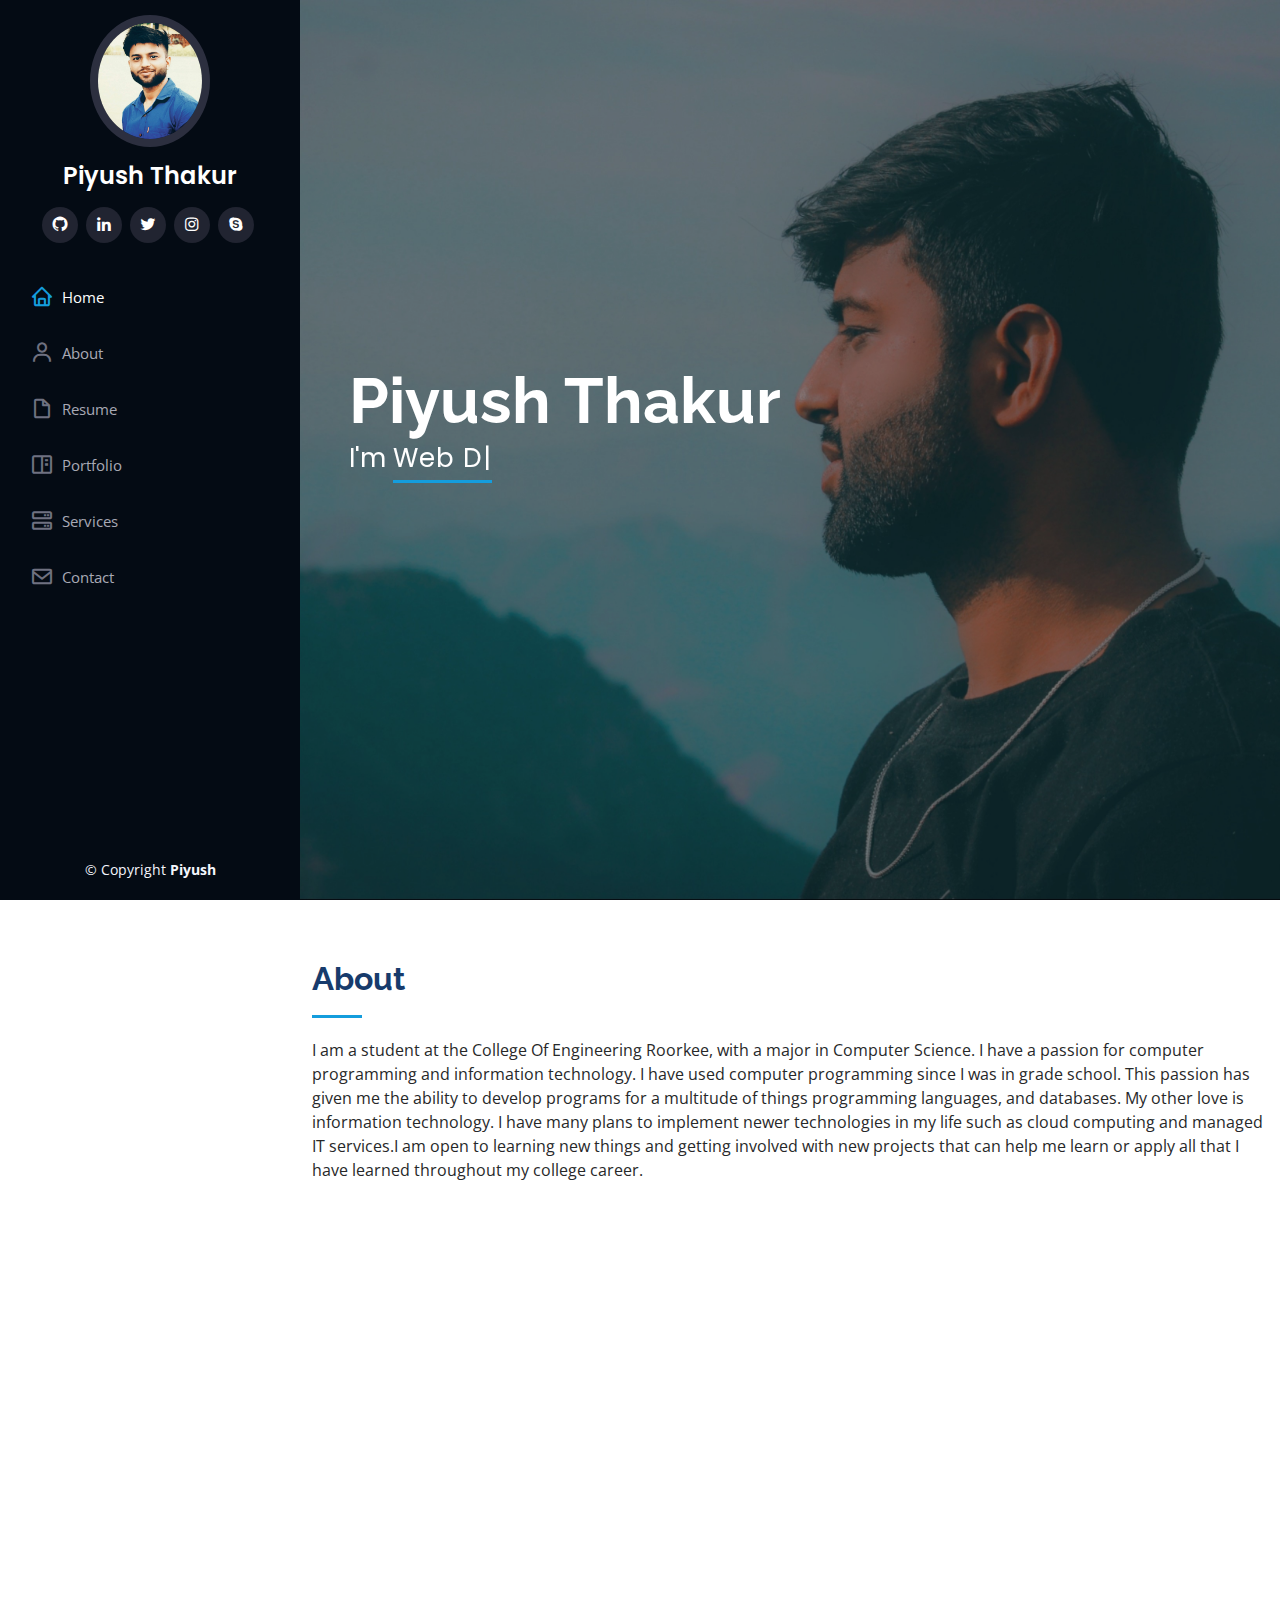
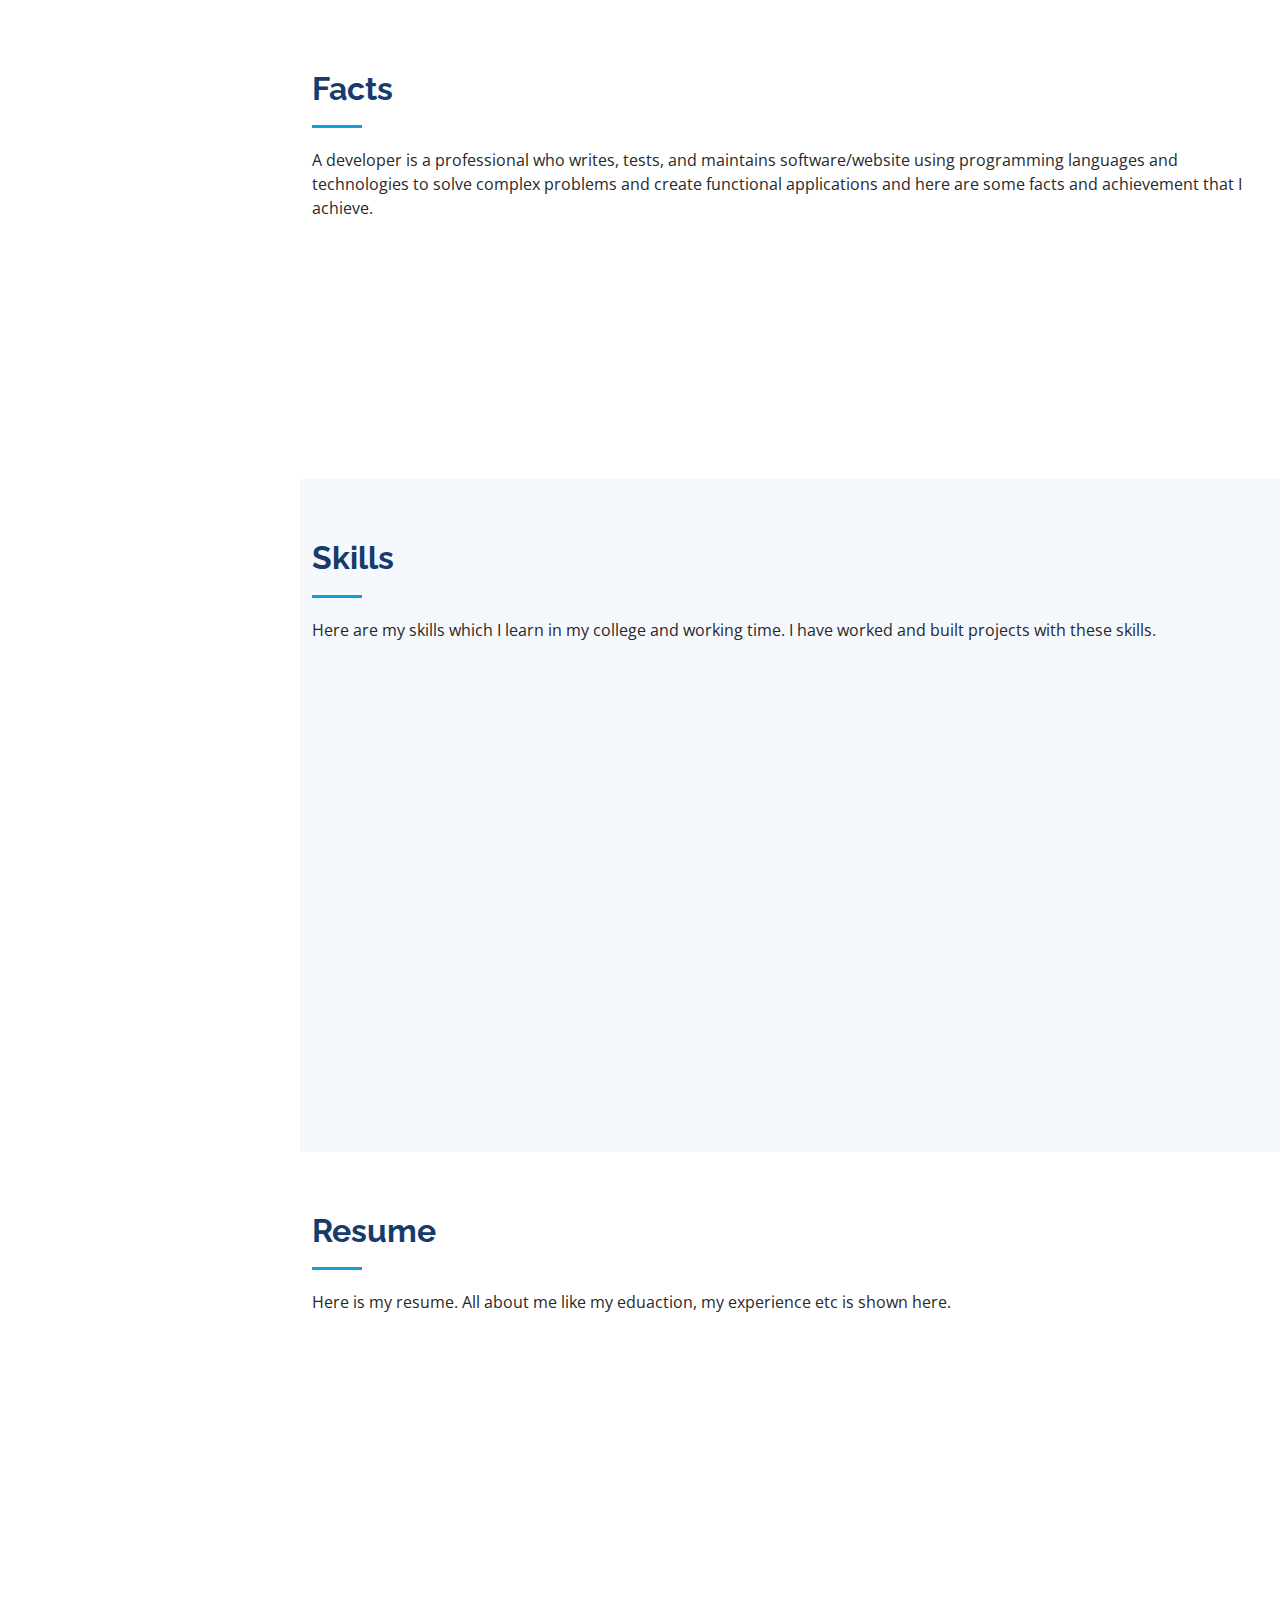
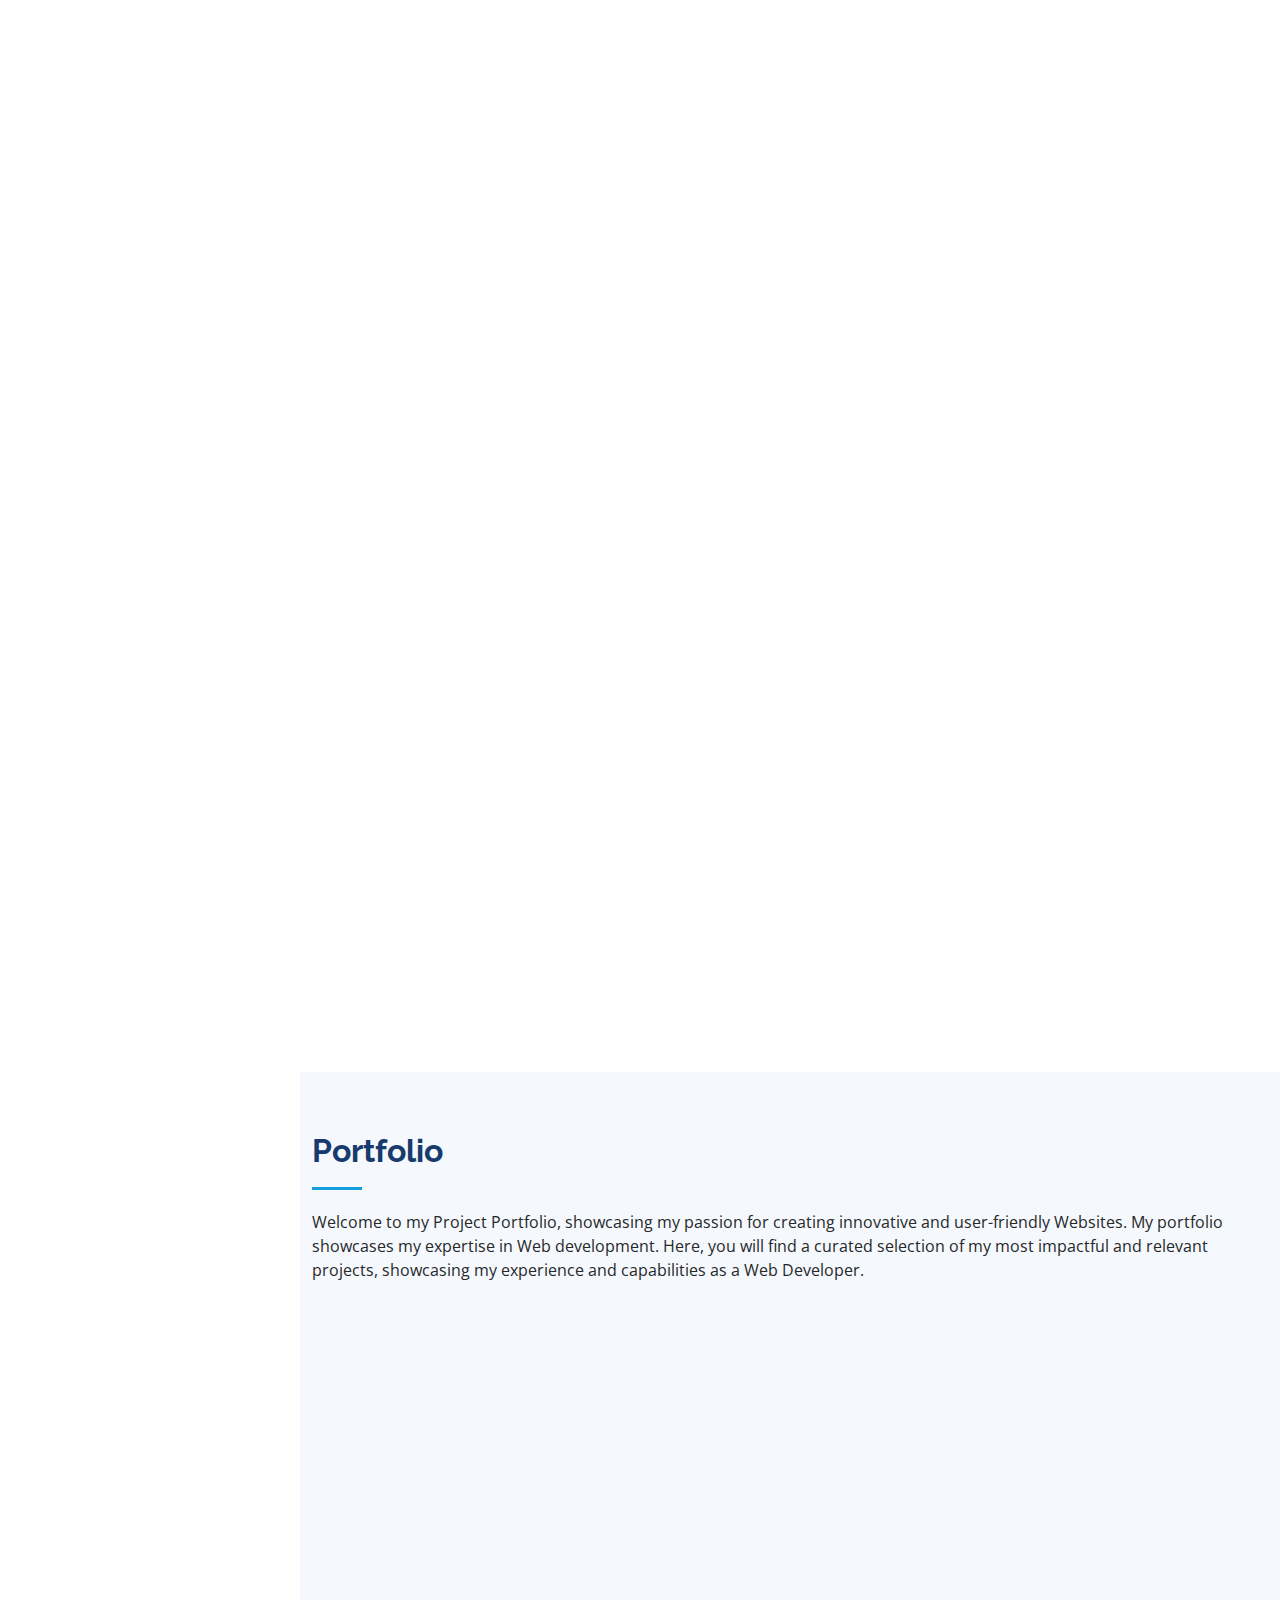
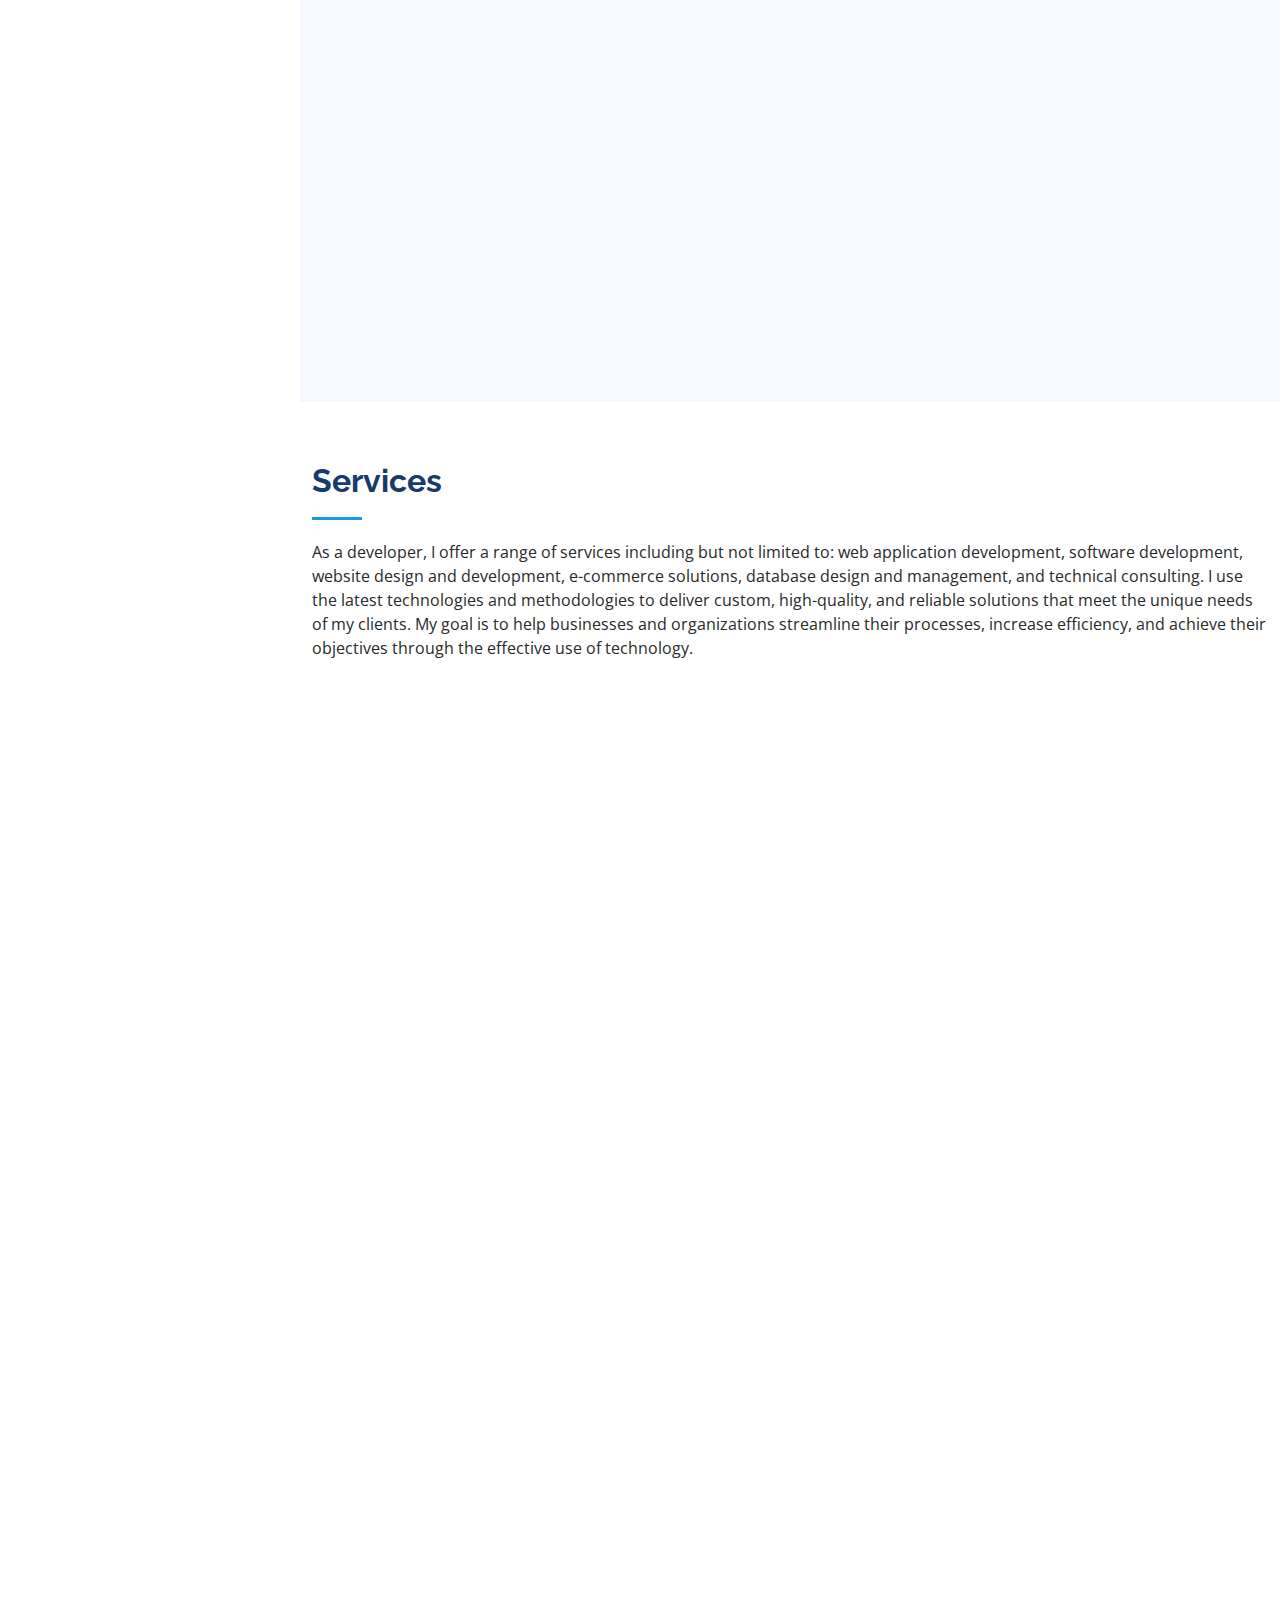
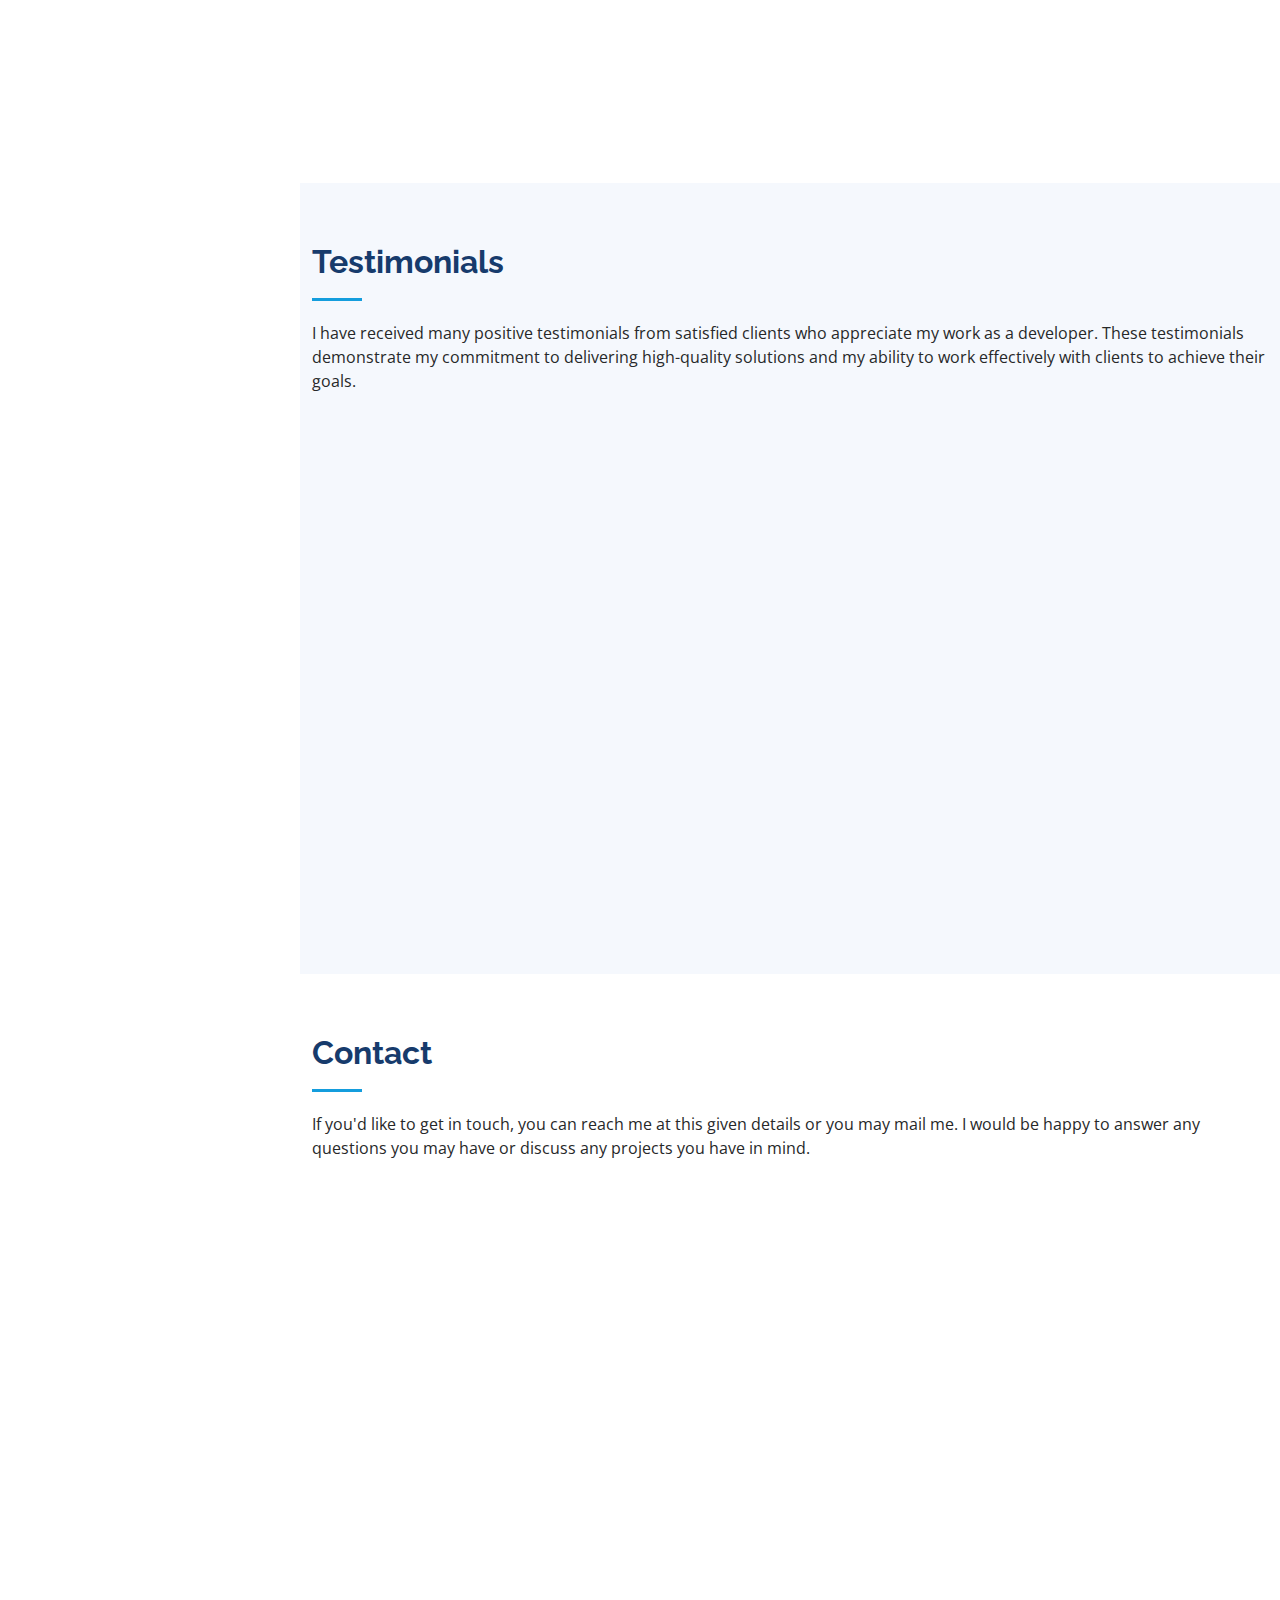
<file: index.html>
<!DOCTYPE html>
<html lang="en">

<head>
  <meta charset="utf-8">
  <meta content="width=device-width, initial-scale=1.0" name="viewport">

  <title>Piyush Thakur</title>
  <meta content="" name="description">
  <meta content="" name="keywords">

  <!-- Favicons -->
  <link href="assets/img/favicon.png" rel="icon">
  <link href="assets/img/favicon.png" rel="apple-touch-icon">

  <!-- Google Fonts -->
  <link
    href="https://fonts.googleapis.com/css?family=Open+Sans:300,300i,400,400i,600,600i,700,700i|Raleway:300,300i,400,400i,500,500i,600,600i,700,700i|Poppins:300,300i,400,400i,500,500i,600,600i,700,700i"
    rel="stylesheet">

  <!-- Vendor CSS Files -->
  <link href="assets/vendor/aos/aos.css" rel="stylesheet">
  <link href="assets/vendor/bootstrap/css/bootstrap.min.css" rel="stylesheet">
  <link href="assets/vendor/bootstrap-icons/bootstrap-icons.css" rel="stylesheet">
  <link href="assets/vendor/boxicons/css/boxicons.min.css" rel="stylesheet">
  <link href="assets/vendor/glightbox/css/glightbox.min.css" rel="stylesheet">
  <link href="assets/vendor/swiper/swiper-bundle.min.css" rel="stylesheet">

  <!-- Template Main CSS File -->
  <link href="assets/css/style.css" rel="stylesheet">
</head>

<body>

  <!-- ======= Mobile nav toggle button ======= -->
  <i class="bi bi-list mobile-nav-toggle d-xl-none"></i>

  <!-- ======= Header ======= -->
  <header id="header">
    <div class="d-flex flex-column">

      <div class="profile">
        <img src="assets/img/profile-img.jpg" alt="" class="img-fluid rounded-circle">
        <h1 class="text-light"><a href="index.html">Piyush Thakur</a></h1>
        <div class="social-links mt-3 text-center">
          <a href="https://github.com/piyusht2411" target=”_blank” class="facebook"><i class="bx bxl-github"></i></a>
          <a href="https://www.linkedin.com/in/piyush-thakur-786315207/" target=”_blank” class="linkedin"><i
              class="bx bxl-linkedin"></i></a>
          <a href="https://twitter.com/th_piyush_singh" target=”_blank” class="twitter"><i
              class="bx bxl-twitter"></i></a>
          <a href="https://www.instagram.com/th.piyush_singh/" target=”_blank” class="instagram"><i
              class="bx bxl-instagram"></i></a>
          <a href="https://join.skype.com/invite/uOLGm8wqetqo" target=”_blank” class="google-plus"><i
              class="bx bxl-skype"></i></a>
        </div>
      </div>

      <nav id="navbar" class="nav-menu navbar">
        <ul>
          <li><a href="#hero" class="nav-link scrollto active"><i class="bx bx-home"></i> <span>Home</span></a></li>
          <li><a href="#about" class="nav-link scrollto"><i class="bx bx-user"></i> <span>About</span></a></li>
          <li><a href="#resume" class="nav-link scrollto"><i class="bx bx-file-blank"></i> <span>Resume</span></a></li>
          <li><a href="#portfolio" class="nav-link scrollto"><i class="bx bx-book-content"></i>
              <span>Portfolio</span></a></li>
          <li><a href="#services" class="nav-link scrollto"><i class="bx bx-server"></i> <span>Services</span></a></li>
          <li><a href="#contact" class="nav-link scrollto"><i class="bx bx-envelope"></i> <span>Contact</span></a></li>
        </ul>
      </nav><!-- .nav-menu -->
    </div>
  </header><!-- End Header -->

  <!-- ======= Hero Section ======= -->
  <section id="hero" class="d-flex flex-column justify-content-center align-items-center">
    <div class="hero-container" data-aos="fade-in">
      <h1>Piyush Thakur</h1>
      <p>I'm <span class="typed" data-typed-items="Web Developer, Programmer, Freelancer, Gamer"></span></p>
    </div>
  </section><!-- End Hero -->

  <main id="main">

    <!-- ======= About Section ======= -->
    <section id="about" class="about">
      <div class="container">

        <div class="section-title">
          <h2>About</h2>
          <p>I am a student at the College Of Engineering Roorkee, with a major in Computer Science. I have a passion
            for computer programming and information technology. I have used computer programming since I was in grade
            school. This passion has given me the ability to develop programs for a multitude of things programming
            languages, and databases.
            My other love is information technology. I have many plans to implement newer technologies in my life such
            as cloud computing and managed IT services.I am open to learning new things and getting involved with new
            projects that can help me learn or apply all that I have learned throughout my college career.</p>
        </div>

        <div class="row">
          <div class="col-lg-4" data-aos="fade-right">
            <img src="assets/img/profile-img.jpg" class="img-fluid" alt="">
          </div>
          <div class="col-lg-8 pt-4 pt-lg-0 content" data-aos="fade-left">
            <h3>Web Developer. &amp; Programmer.</h3>
            <p class="fst-italic">
              Full Stack Web developer with excellent problem-solving skills and the ability to perform well in a
              team. Passionate about web designing and coding. I vibe with people who support growth and
              development not only in terms of work but also in knowledge and positive energy
            </p>
            <div class="row">
              <div class="col-lg-6">
                <ul>
                  <li><i class="bi bi-chevron-right"></i> <strong>Birthday:</strong> <span>24 November</span></li>
                  <!-- <li><i class="bi bi-chevron-right"></i> <strong>Website:</strong> <span>www.example.com</span></li> -->
                  <li><i class="bi bi-chevron-right"></i> <strong>Phone:</strong> <span>+918077335703</span></li>
                  <li><i class="bi bi-chevron-right"></i> <strong>City:</strong><span>Mohali, Punjab</span></li>
                </ul>
              </div>
              <div class="col-lg-6">
                <ul>
                  <!-- <li><i class="bi bi-chevron-right"></i> <strong>Age:</strong> <span>30</span></li> -->
                  <li><i class="bi bi-chevron-right"></i> <strong>Degree:</strong> <span>Graduate</span></li>
                  <li><i class="bi bi-chevron-right"></i> <strong>Email:</strong> <span>piyushthakur241199@gmail.com</span>
                  </li>
                  <li><i class="bi bi-chevron-right"></i> <strong>Freelance:</strong> <span>Available</span></li>
                </ul>
              </div>
            </div>
            <p>
              <!-- Officiis eligendi itaque labore et dolorum mollitia officiis optio vero. Quisquam sunt adipisci omnis et
              ut. Nulla accusantium dolor incidunt officia tempore. Et eius omnis.
              Cupiditate ut dicta maxime officiis quidem quia. Sed et consectetur qui quia repellendus itaque neque.
              Aliquid amet quidem ut quaerat cupiditate. Ab et eum qui repellendus omnis culpa magni laudantium dolores. -->

            </p>
          </div>
        </div>

      </div>
    </section><!-- End About Section -->

    <!-- ======= Facts Section ======= -->
    <section id="facts" class="facts">
      <div class="container">

        <div class="section-title">
          <h2>Facts</h2>
          <p>A developer is a professional who writes, tests, and maintains software/website using programming languages and technologies to solve complex problems and create functional applications and here are some facts and achievement that I achieve. <p>
        </div>

        <div class="row no-gutters">

          <div class="col-lg-3 col-md-6 d-md-flex align-items-md-stretch" data-aos="fade-up">
            <div class="count-box">
              <i class="bi bi-emoji-smile"></i>
              <span data-purecounter-start="0" data-purecounter-end="232" data-purecounter-duration="1"
                class="purecounter"></span>
                <p><strong>Happy Clients </strong> in my development time till now </p>
            </div>
          </div>

          <div class="col-lg-3 col-md-6 d-md-flex align-items-md-stretch" data-aos="fade-up" data-aos-delay="100">
            <div class="count-box">
              <i class="bi bi-journal-richtext"></i>
              <span data-purecounter-start="0" data-purecounter-end="13" data-purecounter-duration="1"
                class="purecounter"></span>
                <p><strong>Projects</strong> in development and in others</p>
            </div>
          </div>

          <div class="col-lg-3 col-md-6 d-md-flex align-items-md-stretch" data-aos="fade-up" data-aos-delay="200">
            <div class="count-box">
              <i class="bi bi-headset"></i>
              <span data-purecounter-start="0" data-purecounter-end="1453" data-purecounter-duration="1"
                class="purecounter"></span>
                <p><strong>Hours Of Support</strong> in development</p>
            </div>
          </div>

          <div class="col-lg-3 col-md-6 d-md-flex align-items-md-stretch" data-aos="fade-up" data-aos-delay="300">
            <div class="count-box">
              <i class="bi bi-people"></i>
              <span data-purecounter-start="0" data-purecounter-end="32" data-purecounter-duration="1"
                class="purecounter"></span>
                <p><strong>Connections</strong> I made in my journey</p>
            </div>
          </div>

        </div>

      </div>
    </section><!-- End Facts Section -->

    <!-- ======= Skills Section ======= -->
    <section id="skills" class="skills section-bg">
      <div class="container">

        <div class="section-title">
          <h2>Skills</h2>
          <p>Here are my skills which I learn in my college and working time. I have worked and built projects with these skills.</p>
        </div>

        <div class="row skills-content">

          <div class="col-lg-6" data-aos="fade-up">

            <div class="progress">
              <span class="skill">HTML5 <i class="val">98%</i></span>
              <div class="progress-bar-wrap">
                <div class="progress-bar" role="progressbar" aria-valuenow="100" aria-valuemin="0" aria-valuemax="100">
                </div>
              </div>
            </div>

            <div class="progress">
              <span class="skill">CSS3 <i class="val">90%</i></span>
              <div class="progress-bar-wrap">
                <div class="progress-bar" role="progressbar" aria-valuenow="90" aria-valuemin="0" aria-valuemax="100">
                </div>
              </div>
            </div>

            <div class="progress">
              <span class="skill">JavaScript <i class="val">85%</i></span>
              <div class="progress-bar-wrap">
                <div class="progress-bar" role="progressbar" aria-valuenow="85" aria-valuemin="0" aria-valuemax="100">
                </div>
              </div>
            </div>
            <div class="progress">
              <span class="skill">Bootstrap <i class="val">90%</i></span>
              <div class="progress-bar-wrap">
                <div class="progress-bar" role="progressbar" aria-valuenow="90" aria-valuemin="0" aria-valuemax="100">
                </div>
              </div>
            </div>
            <div class="progress">
              <span class="skill">C++ <i class="val">90%</i></span>
              <div class="progress-bar-wrap">
                <div class="progress-bar" role="progressbar" aria-valuenow="90" aria-valuemin="0" aria-valuemax="100">
                </div>
              </div>
            </div>
            <div class="progress">
              <span class="skill">REST API<i class="val">90%%</i></span>
              <div class="progress-bar-wrap">
                <div class="progress-bar" role="progressbar" aria-valuenow="90" aria-valuemin="0" aria-valuemax="100">
                </div>
              </div>
            </div>
            <div class="progress">
              <span class="skill">Shopify<i class="val">95%%</i></span>
              <div class="progress-bar-wrap">
                <div class="progress-bar" role="progressbar" aria-valuenow="95" aria-valuemin="0" aria-valuemax="100">
                </div>
              </div>
            </div>

          </div>

          <div class="col-lg-6" data-aos="fade-up" data-aos-delay="100">

            <div class="progress">
              <span class="skill">Nodejs<i class="val">80%</i></span>
              <div class="progress-bar-wrap">
                <div class="progress-bar" role="progressbar" aria-valuenow="80" aria-valuemin="0" aria-valuemax="100">
                </div>
              </div>
            </div>

            <div class="progress">
              <span class="skill">ExpressJs <i class="val">90%</i></span>
              <div class="progress-bar-wrap">
                <div class="progress-bar" role="progressbar" aria-valuenow="90" aria-valuemin="0" aria-valuemax="100">
                </div>
              </div>
            </div>

            <div class="progress">
              <span class="skill">Embedded JavaScript Templating <i class="val">90%</i></span>
              <div class="progress-bar-wrap">
                <div class="progress-bar" role="progressbar" aria-valuenow="90" aria-valuemin="0" aria-valuemax="100">
                </div>
              </div>
            </div>
            <div class="progress">
              <span class="skill">MongoDB <i class="val">90%</i></span>
              <div class="progress-bar-wrap">
                <div class="progress-bar" role="progressbar" aria-valuenow="90" aria-valuemin="0" aria-valuemax="100">
                </div>
              </div>
            </div>
            <div class="progress">
              <span class="skill">Data Structure & Algoritham <i class="val">85%</i></span>
              <div class="progress-bar-wrap">
                <div class="progress-bar" role="progressbar" aria-valuenow="85" aria-valuemin="0" aria-valuemax="100">
                </div>
              </div>
            </div>
            <div class="progress">
              <span class="skill">ReactJs<i class="val">85%</i></span>
              <div class="progress-bar-wrap">
                <div class="progress-bar" role="progressbar" aria-valuenow="85" aria-valuemin="0" aria-valuemax="100">
                </div>
              </div>
            </div>
            <div class="progress">
              <span class="skill">Liquid<i class="val">85%</i></span>
              <div class="progress-bar-wrap">
                <div class="progress-bar" role="progressbar" aria-valuenow="85" aria-valuemin="0" aria-valuemax="100">
                </div>
              </div>
            </div>

          </div>

        </div>

      </div>
    </section><!-- End Skills Section -->

    <!-- ======= Resume Section ======= -->
    <section id="resume" class="resume">
      <div class="container">

        <div class="section-title">
          <h2>Resume</h2>
          <p>Here is my resume. All about me like my eduaction, my experience etc is shown here. </p>
        </div>

        <div class="row">
          <div class="col-lg-6" data-aos="fade-up">
            <h3 class="resume-title">Sumary</h3>
            <div class="resume-item pb-0">
              <h4>Piyush Thakur</h4>
              <p><em>Innovative and deadline-driven Full Stack web developer with 1+ years of experience designing and
                  developing user-centered websites</em></p>
              <ul>
                <li>Saharanpur - 247001 </li>
                <li>+918077335703</li>
                <li>piyushthakur241199@gmail.com</li>
              </ul>
            </div>

            <h3 class="resume-title">Education</h3>
            <div class="resume-item">
              <h4>bachelor of technology : Computer Science</h4>
              <!-- <h5>2015 - 2016</h5> -->
              <p>During my Bachelor of Technology program with a focus on Computer Science, I immersed myself in a dynamic blend of theoretical knowledge and practical application. Over the course of my studies, I explored diverse topics including algorithms, data structures, software development, and computer architecture. Through hands-on projects and coursework, I developed proficiency in programming languages, database management, and system design, equipping myself with the skills needed to tackle real-world challenges in the field of technology.</p>
            </div>
            <div class="resume-item">
              <h4>Intermediate : Science with mathematics</h4>
              <!-- <h5>2010 - 2014</h5> -->
              <p><em>S.A.M. Inter College Saharanpur</em></p>
              <p>In my two-year Intermediate program, I delved deep into the foundational concepts of Physics, Chemistry, and Mathematics. Through rigorous study and practical application, I acquired a solid understanding of the principles governing these disciplines, laying a strong groundwork for further exploration and advanced study.</p>
            </div>
            <div class="resume-item">
              <h4>High School : Science with mathematics</h4>
              <!-- <h5>2010 - 2014</h5> -->
              <p><em>S.P.M. Higher Secondary School Saharanpur</em></p>
              <p>In my high school years, I dedicated myself to mastering the sciences alongside mathematics. Throughout this period, I engaged deeply with Physics, Chemistry, Biology, and Mathematics, unraveling their intricacies and honing problem-solving skills. This comprehensive approach not only fostered a deep understanding of scientific principles but also cultivated analytical thinking and a passion for inquiry-based learning.</p>
            </div>
          </div>
          <div class="col-lg-6" data-aos="fade-up" data-aos-delay="100">
            <h3 class="resume-title">Professional Experience</h3>
            <div class="resume-item">
              <h4>Software Developer Associate at 75way Technologies Pvt. Ltd.</h4>
              <h5>Jan/24 - Present</h5>
              <p><em>Mohali, Punjab, India </em></p>
              <ul>
                <li>Orchestrated the development of an e-commerce platform, adeptly leveraging the MERN stack, with a keen focus on React.js frontend development enriched by Typescript.</li>
                <li>Seamlessly integrated backend APIs to facilitate product purchasing and checkout processes, ensuring a smooth and secure transaction experience for
                  users.</li>
                <li>Pioneered the implementation of Right-to-Left (RTL) mode for various
                  language models, enhancing accessibility and usability for non-English
                  speaking audiences.</li>
                <li>Engineered Geo-fencing functionalities to personalize user experiences based
                  on their geographical location, optimizing delivery logistics and enhancing
                  service efficiency.</li>
                <li>Championed user authentication and authorization mechanisms, employing
                  cutting-edge technologies within the MERN stack to fortify platform security
                  and safeguard user data integrity.
                  </li>
                <li>Spearheaded the development of a dynamic suggestion box feature,
                  empowering users to effortlessly modify delivery locations, thereby
                  enhancing flexibility and convenience.
                  Collaborated seamlessly with cross-funct</li>
                  <li>Collaborated seamlessly with cross-functional teams, particularly the Node.js backend team, to ensure the seamless integration of frontend and backend functionalities, fostering a cohesive and efficient development environment.
                    </li>
                <!-- <li>Delegate tasks to the 7 members of the design team and provide counsel on all aspects of the
                  project. </li>
                <li>Supervise the assessment of all graphic materials in order to ensure quality and accuracy of the
                  design</li>
                <li>Oversee the efficient use of production project budgets ranging from $2,000 - $25,000</li> -->
              </ul>
            </div>
            <div class="resume-item">
              <h4>Web Developer Intern at aastey</h4>
              <h5>Oct/22 - Apr/2023</h5>
              <p><em>Remote </em></p>
              <ul>
                <li>Developed 25+ web pages, 30+ functions, 10+ schemas, 50+ emailers etc. for
                  aastey website.
                  </li>
                <li>Increased aastey website speed for web 78% to 96% and for mobile 30% to
                  71%.</li>
                <li>Technology used Shopify, Liquid, HTML, CSS, JavaScript, Git, Mailchimp.</li>
                <!-- <li>Created Emailers, Size Charts, tags, discount coupon</li>
                <li>Created Oddit changes on website</li>
                <li>Done Testing of website on web & mobile and fixed all bugs</li> -->
                <!-- <li>Delegate tasks to the 7 members of the design team and provide counsel on all aspects of the
                  project. </li>
                <li>Supervise the assessment of all graphic materials in order to ensure quality and accuracy of the
                  design</li>
                <li>Oversee the efficient use of production project budgets ranging from $2,000 - $25,000</li> -->
              </ul>
            </div>
          </div>
        </div>

      </div>
    </section><!-- End Resume Section -->

    <!-- ======= Portfolio Section ======= -->
    <section id="portfolio" class="portfolio section-bg">
      <div class="container">

        <div class="section-title">
          <h2>Portfolio</h2>
          <p>Welcome to my Project Portfolio, showcasing my passion for creating innovative and user-friendly Websites. My portfolio showcases my expertise in Web development. Here,   you will find a curated selection of my most impactful and relevant projects, showcasing my experience and capabilities as a Web Developer. </p>
        </div>

        <div class="row" data-aos="fade-up">
          <div class="col-lg-12 d-flex justify-content-center">
            <ul id="portfolio-flters">
              <li data-filter="*" class="filter-active">All</li>
              <li data-filter=".filter-front">Front-End</li>
              <li data-filter=".filter-back">Back-End</li>
              <li data-filter=".filter-code">Coding</li>
            </ul>
          </div>
        </div>

        <div class="row portfolio-container" data-aos="fade-up" data-aos-delay="100">

          <div class="col-lg-4 col-md-6 portfolio-item filter-app filter-card">
            <div class="portfolio-wrap">
              <img src="assets/img/portfolio/portfolio-1.jpg" class="img-fluid" alt="">
              <div class="portfolio-links">
                <a href="assets/img/portfolio/portfolio-1.jpg" data-gallery="portfolioGallery"
                  class="portfolio-lightbox" title="P2P wallet"><i class="bx bx-plus"></i></a>
                <a href="portfoli-details/portfolio-details-1.html" title="More Details"><i class="bx bx-link"></i></a>
              </div>
            </div>
          </div>

          <div class="col-lg-4 col-md-6 portfolio-item filter-app">
            <div class="portfolio-wrap">
              <img src="assets/img/portfolio/portfolio-2-main.jpg" class="img-fluid" alt="">
              <div class="portfolio-links">
                <a href="assets/img/portfolio/portfolio-2-main.jpg" data-gallery="portfolioGallery"
                  class="portfolio-lightbox" title="Imperium"><i class="bx bx-plus"></i></a>
                <a href="portfoli-details/portfolio-details-2.html" title="More Details"><i class="bx bx-link"></i></a>
              </div>
            </div>
          </div>

          <div class="col-lg-4 col-md-6 portfolio-item filter-app filter-card">
            <div class="portfolio-wrap">
              <img src="assets/img/portfolio/portfolio-3.jpg" class="img-fluid" alt="">
              <div class="portfolio-links">
                <a href="assets/img/portfolio/portfolio-3.jpg" data-gallery="portfolioGallery"
                  class="portfolio-lightbox" title="MiddleKart"><i class="bx bx-plus"></i></a>
                <a href="portfoli-details/portfolio-details-3.html" title="More Details"><i class="bx bx-link"></i></a>
              </div>
            </div>
          </div>

          <div class="col-lg-4 col-md-6 portfolio-item filter-app filter-web">
            <div class="portfolio-wrap">
              <img src="assets/img/portfolio/portfolio-4.jpg" class="img-fluid" alt="">
              <div class="portfolio-links">
                <a href="assets/img/portfolio/portfolio-4.jpg" data-gallery="portfolioGallery"
                  class="portfolio-lightbox" title="Pathfinder Visualizer"><i class="bx bx-plus"></i></a>
                <a href="portfoli-details/portfolio-details-4.html" title="More Details"><i class="bx bx-link"></i></a>
              </div>
            </div>
          </div>

          <div class="col-lg-4 col-md-6 portfolio-item filter-app filter-web">
            <div class="portfolio-wrap">
              <img src="assets/img/portfolio/portfolio-5.jpg" class="img-fluid" alt="">
              <div class="portfolio-links">
                <a href="assets/img/portfolio/portfolio-5.jpg" data-gallery="portfolioGallery"
                  class="portfolio-lightbox" title="Sorting Visualizer"><i class="bx bx-plus"></i></a>
                <a href="portfoli-details/portfolio-details-5.html" title="More Details"><i class="bx bx-link"></i></a>
              </div>
            </div>
          </div>

          <div class="col-lg-4 col-md-6 portfolio-item filter-app filter-card">
            <div class="portfolio-wrap">
              <img src="assets/img/portfolio/portfolio-6.jpg" class="img-fluid" alt="">
              <div class="portfolio-links">
                <a href="assets/img/portfolio/portfolio-6.jpg" data-gallery="portfolioGallery"
                  class="portfolio-lightbox" title="aastey"><i class="bx bx-plus"></i></a>
                <a href="portfoli-details/portfolio-details-6.html" title="More Details"><i class="bx bx-link"></i></a>
              </div>
            </div>
          </div>

          <div class="col-lg-4 col-md-6 portfolio-item filter-app">
            <div class="portfolio-wrap">
              <img src="assets/img/portfolio/portfolio-7.jpg" class="img-fluid" alt="">
              <div class="portfolio-links">
                <a href="assets/img/portfolio/portfolio-7.jpg" data-gallery="portfolioGallery"
                  class="portfolio-lightbox" title="Job Portal"><i class="bx bx-plus"></i></a>
                <a href="portfoli-details/portfolio-details-7.html" title="More Details"><i class="bx bx-link"></i></a>
              </div>
            </div>
          </div>

          <div class="col-lg-4 col-md-6 portfolio-item filter-app">
            <div class="portfolio-wrap">
              <img src="assets/img/portfolio/portfolio-8.jpg" class="img-fluid" alt="">
              <div class="portfolio-links">
                <a href="assets/img/portfolio/portfolio-8.jpg" data-gallery="portfolioGallery"
                  class="portfolio-lightbox" title="Netflix Clone"><i class="bx bx-plus"></i></a>
                <a href="portfoli-details/portfolio-details-8.html" title="More Details"><i class="bx bx-link"></i></a>
              </div>
            </div>
          </div>

          <div class="col-lg-4 col-md-6 portfolio-item filter-app">
            <div class="portfolio-wrap">
              <img src="assets/img/portfolio/portfolio-9.jpg" class="img-fluid" alt="">
              <div class="portfolio-links">
                <a href="assets/img/portfolio/portfolio-9.jpg" data-gallery="portfolioGallery"
                  class="portfolio-lightbox" title="News Burst"><i class="bx bx-plus"></i></a>
                <a href="portfoli-details/portfolio-details-9.html" title="More Details"><i class="bx bx-link"></i></a>
              </div>
            </div>
          </div>

        </div>

      </div>
    </section><!-- End Portfolio Section -->

    <!-- ======= Services Section ======= -->
    <section id="services" class="services">
      <div class="container">

        <div class="section-title">
          <h2>Services</h2>
          <p>As a developer, I offer a range of services including but not limited to: web application development, software development, website design and development, e-commerce solutions, database design and management, and technical consulting. I use the latest technologies and methodologies to deliver custom, high-quality, and reliable solutions that meet the unique needs of my clients. My goal is to help businesses and organizations streamline their processes, increase efficiency, and achieve their objectives through the effective use of technology.</p>
        </div>

        <div class="row">
          <div class="col-lg-4 col-md-6 icon-box" data-aos="fade-up">
            <div class="icon"><i class="bi bi-briefcase"></i></div>
            <h4 class="title"><a href="">Website Design and Development</a></h4>
            <p class="description">I design and develop custom websites that are tailored to meet the specific needs of each client. My services include website design, development, e-commerce solutions, responsive design, and ongoing maintenance and support. With a user-centered approach and a combination of design and technical expertise, I aim to deliver stunning and functional websites that help businesses achieve their online goals.</p>
          </div>
          <div class="col-lg-4 col-md-6 icon-box" data-aos="fade-up" data-aos-delay="100">
            <div class="icon"><i class="bi bi-card-checklist"></i></div>
            <h4 class="title"><a href="">E-commerce Solutions</a></h4>
            <p class="description">I offer custom e-commerce solutions to help businesses sell products and services online. My services include e-commerce website design and development, payment gateway integration, shopping cart implementation, and ongoing support and maintenance. I work closely with my clients to understand their unique needs and requirements, and use the latest technologies to deliver secure and scalable e-commerce solutions that drive sales and growth.</p>
          </div>
          <div class="col-lg-4 col-md-6 icon-box" data-aos="fade-up" data-aos-delay="200">
            <div class="icon"><i class="bi bi-bar-chart"></i></div>
            <h4 class="title"><a href="">Responsive Design</a></h4>
            <p class="description">I specialize in responsive design, ensuring that websites are optimized for all devices, including desktops, laptops, tablets, and smartphones. With a focus on user experience, I design websites that adjust seamlessly to different screen sizes, providing an optimal viewing experience for visitors regardless of the device they use. This approach helps businesses reach a wider audience and provides a better user experience for their customers.</p>
          </div>
          <div class="col-lg-4 col-md-6 icon-box" data-aos="fade-up" data-aos-delay="300">
            <div class="icon"><i class="bi bi-binoculars"></i></div>
            <h4 class="title"><a href="">Website Maintenance and Support</a></h4>
            <p class="description">I offer ongoing website maintenance and support services to ensure that my clients' websites remain up-to-date, secure, and functioning smoothly. My services include software updates, security monitoring, bug fixing, content updates, and performance optimization. With my support, businesses can focus on their core operations, knowing that their website is in good hands and being taken care of by a professional developer.</p>
          </div>
          <div class="col-lg-4 col-md-6 icon-box" data-aos="fade-up" data-aos-delay="400">
            <div class="icon"><i class="bi bi-brightness-high"></i></div>
            <h4 class="title"><a href="">Web Application Development</a></h4>
            <p class="description">I specialize in custom web application development, delivering solutions that are tailored to the unique needs and goals of my clients. My services include full-stack web development, database design and management, and integration with third-party APIs. I use the latest technologies and methodologies to deliver fast, secure, and scalable web applications that drive business growth and increase efficiency. Whether you need a simple content management system or a complex enterprise application, I have the skills and experience to deliver a solution that meets your needs.</p>
          </div>
          <div class="col-lg-4 col-md-6 icon-box" data-aos="fade-up" data-aos-delay="500">
            <div class="icon"><i class="bi bi-calendar4-week"></i></div>
            <h4 class="title"><a href="">UX and UI Design</a></h4>
            <p class="description">I focus on delivering exceptional UX and UI design in all of my projects. I understand the importance of creating intuitive and visually appealing interfaces that make it easy for users to navigate and interact with websites and applications. With a user-centered approach, I design interfaces that are both aesthetically pleasing and functional, ensuring that users have a positive experience and are able to achieve their goals with ease. Whether you need a redesign of an existing website or the development of a new application, I have the skills and experience to deliver a solution that meets your UX and UI design needs.</p>
          </div>
        </div>

      </div>
    </section><!-- End Services Section -->

    <!-- ======= Testimonials Section ======= -->
    <section id="testimonials" class="testimonials section-bg">
      <div class="container">

        <div class="section-title">
          <h2>Testimonials</h2>
          <p>I have received many positive testimonials from satisfied clients who appreciate my work as a developer.   These testimonials demonstrate my commitment to delivering high-quality solutions and my ability to work effectively with clients to achieve their goals.</p>
        </div>

        <div class="testimonials-slider swiper" data-aos="fade-up" data-aos-delay="100">
          <div class="swiper-wrapper">

            <div class="swiper-slide">
              <div class="testimonial-item" data-aos="fade-up">
                <p>
                  <i class="bx bxs-quote-alt-left quote-icon-left"></i>
                  As a Product Manager, I had the opportunity to see his exceptional problem-solving skills, leadership abilities, and strong commitment to quality. He is an invaluable member of our team and I highly recommend him for any project or opportunity
                  <i class="bx bxs-quote-alt-right quote-icon-right"></i>
                </p>
                <img src="assets/img/testimonials/Imran.jpg" class="testimonial-img" alt="">
                <h3>Imran Md</h3>
                <h4>Product Manager at aastey</h4>
              </div>
            </div><!-- End testimonial item -->

            <div class="swiper-slide">
              <div class="testimonial-item" data-aos="fade-up" data-aos-delay="100">
                <p>
                  <i class="bx bxs-quote-alt-left quote-icon-left"></i>
                  I was impressed by Piysuh Thakur's ability to handle multiple tasks and meet tight deadlines while still delivering top-notch work. His positive attitude and excellent communication skills made him a pleasure to work with.
                  <i class="bx bxs-quote-alt-right quote-icon-right"></i>
                </p>
                <img src="assets/img/testimonials/peeyush.jpg" class="testimonial-img" alt="">
                <h3>Peeyush Kumar</h3>
                <h4>Shopify Developer at aastey</h4>
              </div>
            </div><!-- End testimonial item -->

            <div class="swiper-slide">
              <div class="testimonial-item" data-aos="fade-up" data-aos-delay="200">
                <p>
                  <i class="bx bxs-quote-alt-left quote-icon-left"></i>
                  I have been working with Piyush Thakur from a long time and have been consistently impressed with the quality of his work. He is a true professional and always deliver solutions that meet our needs and exceed our expectations
                  <i class="bx bxs-quote-alt-right quote-icon-right"></i>
                </p>
                <img src="assets/img/testimonials/muskan.jpg" class="testimonial-img" alt="">
                <h3>Muskan Jain</h3>
                <h4>Ecommerce Senior Associate at aastey</h4>
              </div>
            </div><!-- End testimonial item -->

            <div class="swiper-slide">
              <div class="testimonial-item" data-aos="fade-up" data-aos-delay="300">
                <p>
                  <i class="bx bxs-quote-alt-left quote-icon-left"></i>
                  I have worked with Piyush Thakur on multiple projects, and I have always been impressed by his professionalism and ability to deliver high-quality work. He is a valuable asset to any team or organization
                  <i class="bx bxs-quote-alt-right quote-icon-right"></i>
                </p>
                <img src="assets/img/testimonials/nishant.jpg" class="testimonial-img" alt="">
                <h3>Nishnat Gehlot</h3>
                <h4>Search Engine Optimization Specialist at aastey</h4>
              </div>
            </div><!-- End testimonial item -->

            <div class="swiper-slide">
              <div class="testimonial-item" data-aos="fade-up" data-aos-delay="400">
                <p>
                  <i class="bx bxs-quote-alt-left quote-icon-left"></i>
                  I have known Piyush for several years, and he has always impressed me with his innovative ideas and ability to think outside the box. He bring a fresh perspective and valuable insights to any project he work on.
                  <i class="bx bxs-quote-alt-right quote-icon-right"></i>
                </p>
                <img src="assets/img/testimonials/aayushi.jpg" class="testimonial-img" alt="">
                <h3>Aayushi Gupta</h3>
                <h4>Web developer &amp; Freelancer</h4>
              </div>
            </div><!-- End testimonial item -->

          </div>
          <div class="swiper-pagination"></div>
        </div>

      </div>
    </section><!-- End Testimonials Section -->

    <!-- ======= Contact Section ======= -->
    <section id="contact" class="contact">
      <div class="container">

        <div class="section-title">
          <h2>Contact</h2>
          <p>If you'd like to get in touch, you can reach me at this given details or you may mail me. I would be happy to answer any questions you may have or discuss any projects you have in mind.</p>
        </div>

        <div class="row" data-aos="fade-in">

          <div class="col-lg-5 d-flex align-items-stretch">
            <div class="info">
              <div class="address">
                <i class="bi bi-geo-alt"></i>
                <h4>Location:</h4>
                <p>Mohali, Punjab</p>
              </div>

              <div class="email">
                <i class="bi bi-envelope"></i>
                <h4>Email:</h4>
                <p>piyushthakur241199@gmail.com</p>
              </div>

              <div class="phone">
                <i class="bi bi-phone"></i>
                <h4>Call:</h4>
                <p>+918077335703</p>
              </div>

              <iframe
              src="https://www.google.com/maps/embed?pb=!1m18!1m12!1m3!1d661.9516193880482!2d76.70680355246783!3d30.718737921863536!2m3!1f0!2f0!3f0!3m2!1i1024!2i768!4f13.1!3m3!1m2!1s0x390feff45386dd45%3A0xe81de3913527f2c9!2sDiamond%20boys%20hostel!5e0!3m2!1sen!2sin!4v1710528867328!5m2!1sen!2sin"
              frameborder="0" style="border:0; width: 100%; height: 290px;" allowfullscreen></iframe>
            </div>

          </div>

          <div class="col-lg-7 mt-5 mt-lg-0 d-flex align-items-stretch">
            <form id="myForm" class="php-email-form">
              <div class="row">
                <div class="form-group col-md-6">
                  <label for="name">Your Name</label>
                  <input type="text" name="name" class="form-control" id="name" required>
                </div>
                <div class="form-group col-md-6">
                  <label for="name">Your Email</label>
                  <input type="email" class="form-control" name="email" id="email" required>
                </div>
              </div>
              <div class="form-group">
                <label for="name">Subject</label>
                <input type="text" class="form-control" name="subject" id="subject" required>
              </div>
              <div class="form-group">
                <label for="name">Message</label>
                <textarea class="form-control" name="message" rows="10" required></textarea>
              </div>
              <div class="my-3">
                <div class="loading">Loading</div>
<!--                 <div class="error-message"></div> -->
                <div class="sent-message">Your message has been sent. Thank you!</div>
              </div>
              <div class="text-center"><button type="submit" id="sendMessageBtn">Send Message</button></div>
            </form>
          </div>

        </div>

      </div>
    </section><!-- End Contact Section -->

  </main><!-- End #main -->

  <!-- ======= Footer ======= -->
  <footer id="footer">
    <div class="container">
      <div class="copyright">
        &copy; Copyright <strong><span>Piyush</span></strong>
      </div>
      <div class="credits">
      </div>
    </div>
  </footer><!-- End  Footer -->

  <a href="#" class="back-to-top d-flex align-items-center justify-content-center"><i
      class="bi bi-arrow-up-short"></i></a>

  <!-- Vendor JS Files -->
  <script src="assets/vendor/purecounter/purecounter.js"></script>
  <script src="assets/vendor/aos/aos.js"></script>
  <script src="assets/vendor/bootstrap/js/bootstrap.bundle.min.js"></script>
  <script src="assets/vendor/glightbox/js/glightbox.min.js"></script>
  <script src="assets/vendor/isotope-layout/isotope.pkgd.min.js"></script>
  <script src="assets/vendor/swiper/swiper-bundle.min.js"></script>
  <script src="assets/vendor/typed.js/typed.min.js"></script>
  <script src="assets/vendor/waypoints/noframework.waypoints.js"></script>
  <script src="assets/vendor/php-email-form/validate.js"></script>

  <!-- Template Main JS File -->
  <script src="assets/js/main.js"></script>
  <script>
    document.getElementById('myForm').addEventListener('submit', function(event) {
      event.preventDefault();
      const formData = new FormData(this);
      const formDataObject = {};
      formData.forEach((value, key) => {
        formDataObject[key] = value;
      });
      console.log(formDataObject);
  
      fetch('https://p2p-server-pi.vercel.app/sendmail', {
        method: 'POST',
        headers: {
          'Content-Type': 'application/json',
        },
        body: JSON.stringify(formDataObject),
      })
      .then(response => response.json())
      .then(data => {
        console.log('API response:', data);
      })
      .catch(error => {
        console.error('Error:', error);
      });
      this.reset();
    });
    </script>

</body>

</html>
</file>
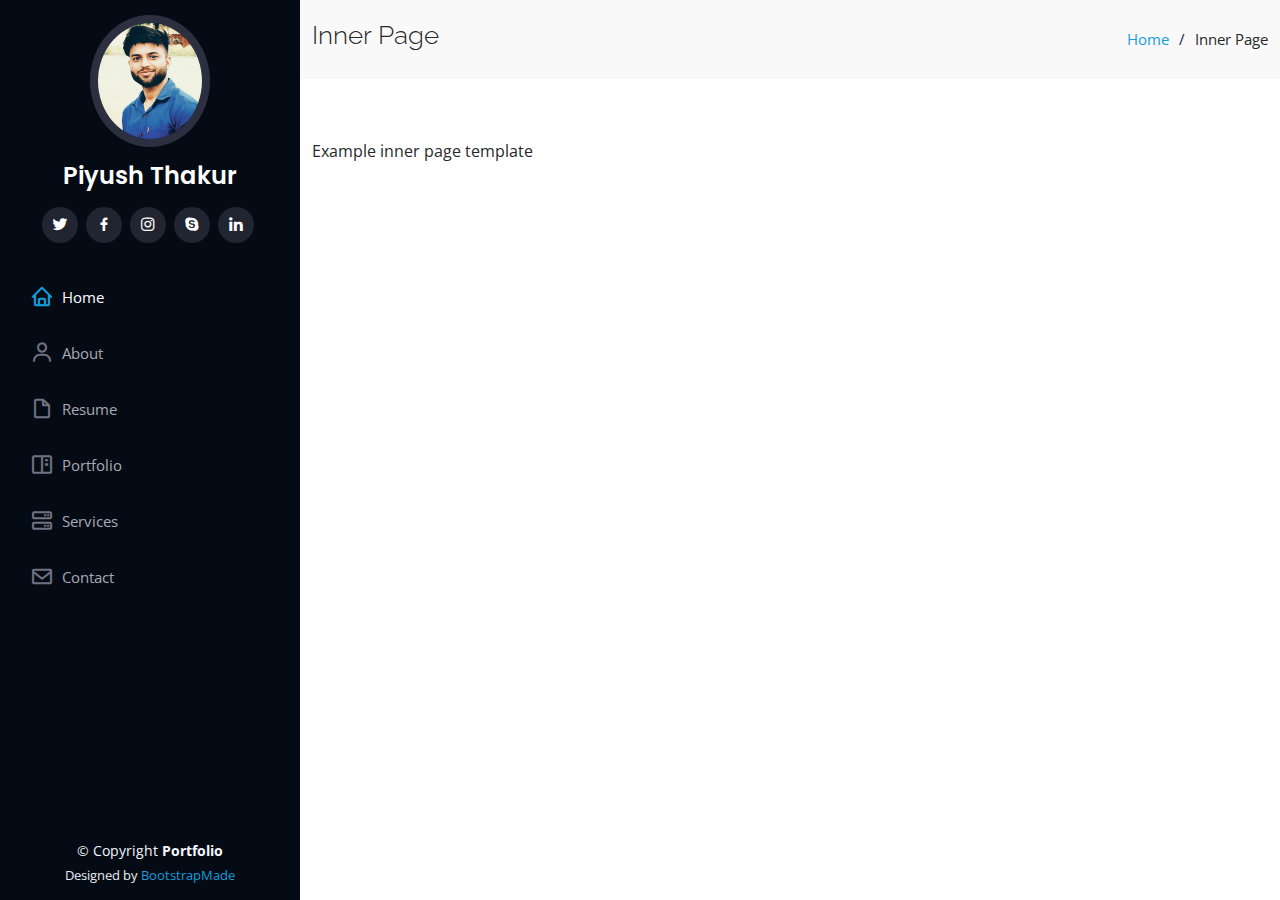
<file: inner-page.html>
<!DOCTYPE html>
<html lang="en">

<head>
  <meta charset="utf-8">
  <meta content="width=device-width, initial-scale=1.0" name="viewport">

  <title>Piyush Thakur - Portfolio</title>
  <meta content="" name="description">
  <meta content="" name="keywords">

  <!-- Favicons -->
  <link href="assets/img/favicon.png" rel="icon">
  <link href="assets/img/apple-touch-icon.png" rel="apple-touch-icon">

  <!-- Google Fonts -->
  <link href="https://fonts.googleapis.com/css?family=Open+Sans:300,300i,400,400i,600,600i,700,700i|Raleway:300,300i,400,400i,500,500i,600,600i,700,700i|Poppins:300,300i,400,400i,500,500i,600,600i,700,700i" rel="stylesheet">

  <!-- Vendor CSS Files -->
  <link href="assets/vendor/aos/aos.css" rel="stylesheet">
  <link href="assets/vendor/bootstrap/css/bootstrap.min.css" rel="stylesheet">
  <link href="assets/vendor/bootstrap-icons/bootstrap-icons.css" rel="stylesheet">
  <link href="assets/vendor/boxicons/css/boxicons.min.css" rel="stylesheet">
  <link href="assets/vendor/glightbox/css/glightbox.min.css" rel="stylesheet">
  <link href="assets/vendor/swiper/swiper-bundle.min.css" rel="stylesheet">

  <!-- Template Main CSS File -->
  <link href="assets/css/style.css" rel="stylesheet">

  <!-- =======================================================
  * Template Name: iPortfolio - v3.7.0
  * Template URL: https://bootstrapmade.com/iportfolio-bootstrap-portfolio-websites-template/
  * Author: BootstrapMade.com
  * License: https://bootstrapmade.com/license/
  ======================================================== -->
</head>

<body>

  <!-- ======= Mobile nav toggle button ======= -->
  <i class="bi bi-list mobile-nav-toggle d-xl-none"></i>

  <!-- ======= Header ======= -->
  <header id="header">
    <div class="d-flex flex-column">

      <div class="profile">
        <img src="assets/img/profile-img.jpg" alt="" class="img-fluid rounded-circle">
        <h1 class="text-light"><a href="index.html">Piyush Thakur</a></h1>
        <div class="social-links mt-3 text-center">
          <a href="#" class="twitter"><i class="bx bxl-twitter"></i></a>
          <a href="#" class="facebook"><i class="bx bxl-facebook"></i></a>
          <a href="#" class="instagram"><i class="bx bxl-instagram"></i></a>
          <a href="#" class="google-plus"><i class="bx bxl-skype"></i></a>
          <a href="#" class="linkedin"><i class="bx bxl-linkedin"></i></a>
        </div>
      </div>

      <nav id="navbar" class="nav-menu navbar">
        <ul>
          <li><a href="#hero" class="nav-link scrollto active"><i class="bx bx-home"></i> <span>Home</span></a></li>
          <li><a href="#about" class="nav-link scrollto"><i class="bx bx-user"></i> <span>About</span></a></li>
          <li><a href="#resume" class="nav-link scrollto"><i class="bx bx-file-blank"></i> <span>Resume</span></a></li>
          <li><a href="#portfolio" class="nav-link scrollto"><i class="bx bx-book-content"></i> <span>Portfolio</span></a></li>
          <li><a href="#services" class="nav-link scrollto"><i class="bx bx-server"></i> <span>Services</span></a></li>
          <li><a href="#contact" class="nav-link scrollto"><i class="bx bx-envelope"></i> <span>Contact</span></a></li>
        </ul>
      </nav><!-- .nav-menu -->
    </div>
  </header><!-- End Header -->

  <main id="main">

    <!-- ======= Breadcrumbs ======= -->
    <section class="breadcrumbs">
      <div class="container">

        <div class="d-flex justify-content-between align-items-center">
          <h2>Inner Page</h2>
          <ol>
            <li><a href="index.html">Home</a></li>
            <li>Inner Page</li>
          </ol>
        </div>

      </div>
    </section><!-- End Breadcrumbs -->

    <section class="inner-page">
      <div class="container">
        <p>
          Example inner page template
        </p>
      </div>
    </section>

  </main><!-- End #main -->

  <!-- ======= Footer ======= -->
  <footer id="footer">
    <div class="container">
      <div class="copyright">
        &copy; Copyright <strong><span>Portfolio</span></strong>
      </div>
      <div class="credits">
        <!-- All the links in the footer should remain intact. -->
        <!-- You can delete the links only if you purchased the pro version. -->
        <!-- Licensing information: https://bootstrapmade.com/license/ -->
        <!-- Purchase the pro version with working PHP/AJAX contact form: https://bootstrapmade.com/iportfolio-bootstrap-portfolio-websites-template/ -->
        Designed by <a href="https://bootstrapmade.com/">BootstrapMade</a>
      </div>
    </div>
  </footer><!-- End  Footer -->

  <a href="#" class="back-to-top d-flex align-items-center justify-content-center"><i class="bi bi-arrow-up-short"></i></a>

  <!-- Vendor JS Files -->
  <script src="assets/vendor/purecounter/purecounter.js"></script>
  <script src="assets/vendor/aos/aos.js"></script>
  <script src="assets/vendor/bootstrap/js/bootstrap.bundle.min.js"></script>
  <script src="assets/vendor/glightbox/js/glightbox.min.js"></script>
  <script src="assets/vendor/isotope-layout/isotope.pkgd.min.js"></script>
  <script src="assets/vendor/swiper/swiper-bundle.min.js"></script>
  <script src="assets/vendor/typed.js/typed.min.js"></script>
  <script src="assets/vendor/waypoints/noframework.waypoints.js"></script>
  <script src="assets/vendor/php-email-form/validate.js"></script>

  <!-- Template Main JS File -->
  <script src="assets/js/main.js"></script>

</body>

</html>
</file>
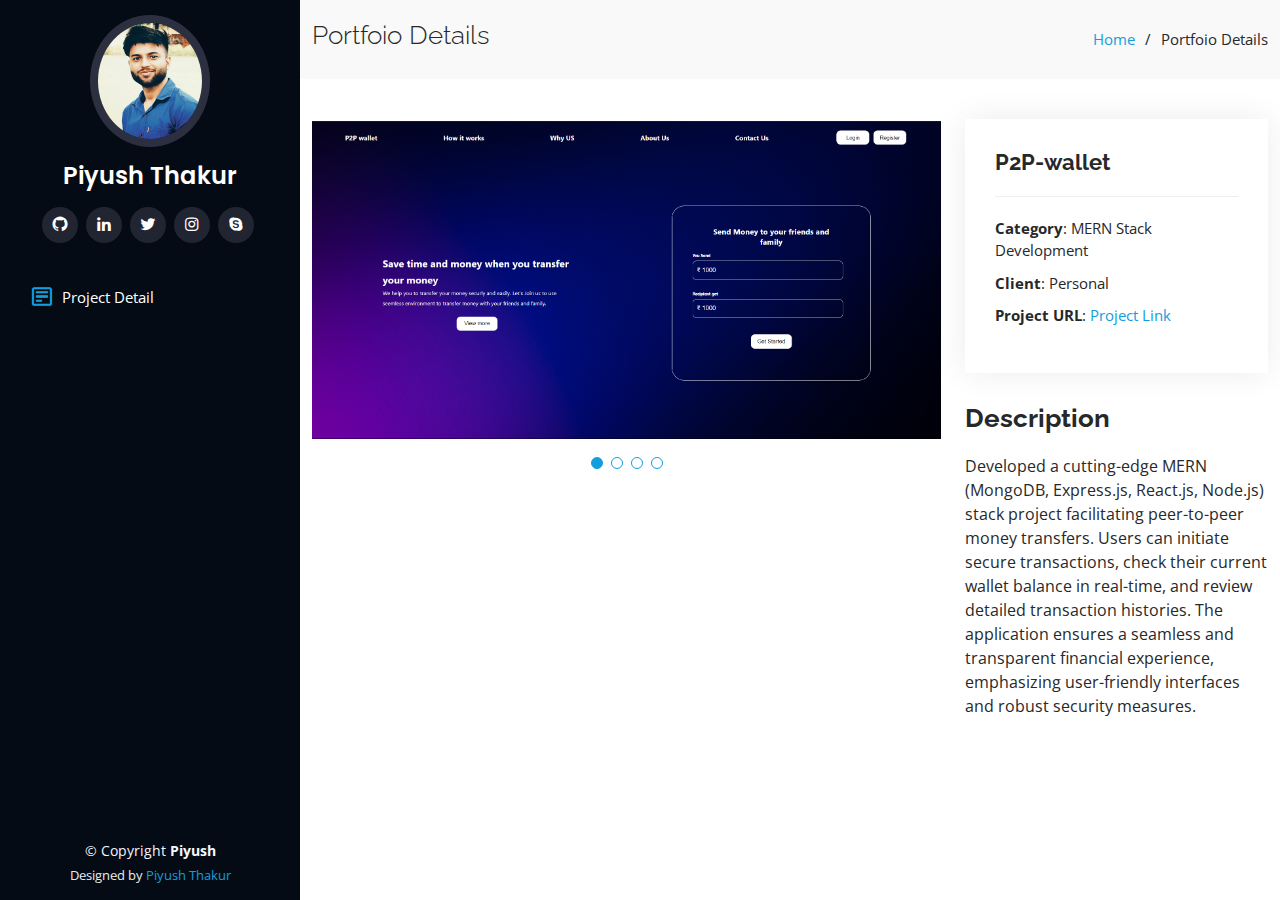
<file: portfoli-details/portfolio-details-1.html>
<!DOCTYPE html>
<html lang="en">

<head>
  <meta charset="utf-8">
  <meta content="width=device-width, initial-scale=1.0" name="viewport">

  <title>Piyush Thakur - Portfolio</title>
  <meta content="" name="description">
  <meta content="" name="keywords">

  <!-- Favicons -->
  <link href="../assets/img/favicon.png" rel="icon">
  <link href="../assets/img/apple-touch-icon.png" rel="apple-touch-icon">

  <!-- Google Fonts -->
  <link href="https://fonts.googleapis.com/css?family=Open+Sans:300,300i,400,400i,600,600i,700,700i|Raleway:300,300i,400,400i,500,500i,600,600i,700,700i|Poppins:300,300i,400,400i,500,500i,600,600i,700,700i" rel="stylesheet">

  <!-- Vendor CSS Files -->
  <link href="../assets/vendor/aos/aos.css" rel="stylesheet">
  <link href="../assets/vendor/bootstrap/css/bootstrap.min.css" rel="stylesheet">
  <link href="../assets/vendor/bootstrap-icons/bootstrap-icons.css" rel="stylesheet">
  <link href="../assets/vendor/boxicons/css/boxicons.min.css" rel="stylesheet">
  <link href="../assets/vendor/glightbox/css/glightbox.min.css" rel="stylesheet">
  <link href="../assets/vendor/swiper/swiper-bundle.min.css" rel="stylesheet">

  <!-- Template Main CSS File -->
  <link href="../assets/css/style.css" rel="stylesheet">

</head>

<body>

  <!-- ======= Mobile nav toggle button ======= -->
  <i class="bi bi-list mobile-nav-toggle d-xl-none"></i>

  <!-- ======= Header ======= -->
  <header id="header">
    <div class="d-flex flex-column">

      <div class="profile">
        <img src="../assets/img/profile-img.jpg" alt="" class="img-fluid rounded-circle">
        <h1 class="text-light"><a href="index.html">Piyush Thakur</a></h1>
        <div class="social-links mt-3 text-center">
          <a href="https://github.com/piyusht2411" target=”_blank” class="facebook"><i class="bx bxl-github"></i></a>
          <a href="https://www.linkedin.com/in/piyush-thakur-786315207/" target=”_blank” class="linkedin"><i
              class="bx bxl-linkedin"></i></a>
          <a href="https://twitter.com/th_piyush_singh" target=”_blank” class="twitter"><i
              class="bx bxl-twitter"></i></a>
          <a href="https://www.instagram.com/th.piyush_singh/" target=”_blank” class="instagram"><i
              class="bx bxl-instagram"></i></a>
          <a href="https://join.skype.com/invite/uOLGm8wqetqo" target=”_blank” class="google-plus"><i
              class="bx bxl-skype"></i></a>
        </div>
      </div>

      <nav id="navbar" class="nav-menu navbar">
        <ul>
          <li><a href="#" class="nav-link scrollto active"><i class="bx bx-detail"></i> <span>Project Detail</span></a></li>
          <!-- <li><a href="#about" class="nav-link scrollto"><i class="bx bx-user"></i> <span>About</span></a></li>
          <li><a href="#resume" class="nav-link scrollto"><i class="bx bx-file-blank"></i> <span>Resume</span></a></li>
          <li><a href="#portfolio" class="nav-link scrollto"><i class="bx bx-book-content"></i> <span>Portfolio</span></a></li>
          <li><a href="#services" class="nav-link scrollto"><i class="bx bx-server"></i> <span>Services</span></a></li>
          <li><a href="#contact" class="nav-link scrollto"><i class="bx bx-envelope"></i> <span>Contact</span></a></li> -->
        </ul>
      </nav><!-- .nav-menu -->
    </div>
  </header><!-- End Header -->

  <main id="main">

    <!-- ======= Breadcrumbs ======= -->
    <section id="breadcrumbs" class="breadcrumbs">
      <div class="container">

        <div class="d-flex justify-content-between align-items-center">
          <h2>Portfoio Details</h2>
          <ol>
            <li><a href="../index.html">Home</a></li>
            <li>Portfoio Details</li>
          </ol>
        </div>

      </div>
    </section><!-- End Breadcrumbs -->

    <!-- ======= Portfolio Details Section ======= -->
    <section id="portfolio-details" class="portfolio-details">
      <div class="container">

        <div class="row gy-4">

          <div class="col-lg-8">
            <div class="portfolio-details-slider swiper">
              <div class="swiper-wrapper align-items-center">

                <div class="swiper-slide">
                  <img src="../assets/img/portfolio/portfolio-1.jpg" alt="">
                </div>

                <div class="swiper-slide">
                  <img src="../assets/img/portfolio/portfolio-1-1.jpg" alt="">
                </div>

                <div class="swiper-slide">
                  <img src="../assets/img/portfolio/portfolio-1-2.jpg" alt="">
                </div>
                <div class="swiper-slide">
                  <img src="../assets/img/portfolio/portfolio-1-3.jpg" alt="">
                </div>

              </div>
              <div class="swiper-pagination"></div>
            </div>
          </div>

          <div class="col-lg-4">
            <div class="portfolio-info">
              <h3>P2P-wallet</h3>
              <ul>
                <li><strong>Category</strong>: MERN Stack Development</li>
                <li><strong>Client</strong>: Personal</li>
                <li><strong>Project URL</strong>: <a href="https://p2p-client-blue.vercel.app/" target="_blank">Project Link</a></li>
              </ul>
            </div>
            <div class="portfolio-description">
              <h2>Description</h2>
              <p>
                Developed a cutting-edge MERN (MongoDB, Express.js, React.js, Node.js) stack
project facilitating peer-to-peer money transfers. Users can initiate secure
transactions, check their current wallet balance in real-time, and review detailed
transaction histories. The application ensures a seamless and transparent financial
experience, emphasizing user-friendly interfaces and robust security measures.

              </p>
            </div>
          </div>

        </div>

      </div>
    </section><!-- End Portfolio Details Section -->

  </main><!-- End #main -->

  <!-- ======= Footer ======= -->
  <footer id="footer">
    <div class="container">
      <div class="copyright">
        &copy; Copyright <strong><span>Piyush</span></strong>
      </div>
      <div class="credits">
        Designed by <a href="https://bootstrapmade.com/">Piyush Thakur</a>
      </div>
    </div>
  </footer><!-- End  Footer -->

  <a href="#" class="back-to-top d-flex align-items-center justify-content-center"><i class="bi bi-arrow-up-short"></i></a>

  <!-- Vendor JS Files -->
  <script src="../assets/vendor/purecounter/purecounter.js"></script>
  <script src="../assets/vendor/aos/aos.js"></script>
  <script src="../assets/vendor/bootstrap/js/bootstrap.bundle.min.js"></script>
  <script src="../assets/vendor/glightbox/js/glightbox.min.js"></script>
  <script src="../assets/vendor/isotope-layout/isotope.pkgd.min.js"></script>
  <script src="../assets/vendor/swiper/swiper-bundle.min.js"></script>
  <script src="../assets/vendor/typed.js/typed.min.js"></script>
  <script src="../assets/vendor/waypoints/noframework.waypoints.js"></script>
  <script src="../assets/vendor/php-email-form/validate.js"></script>

  <!-- Template Main JS File -->
  <script src="../assets/js/main.js"></script>

</body>

</html>
</file>
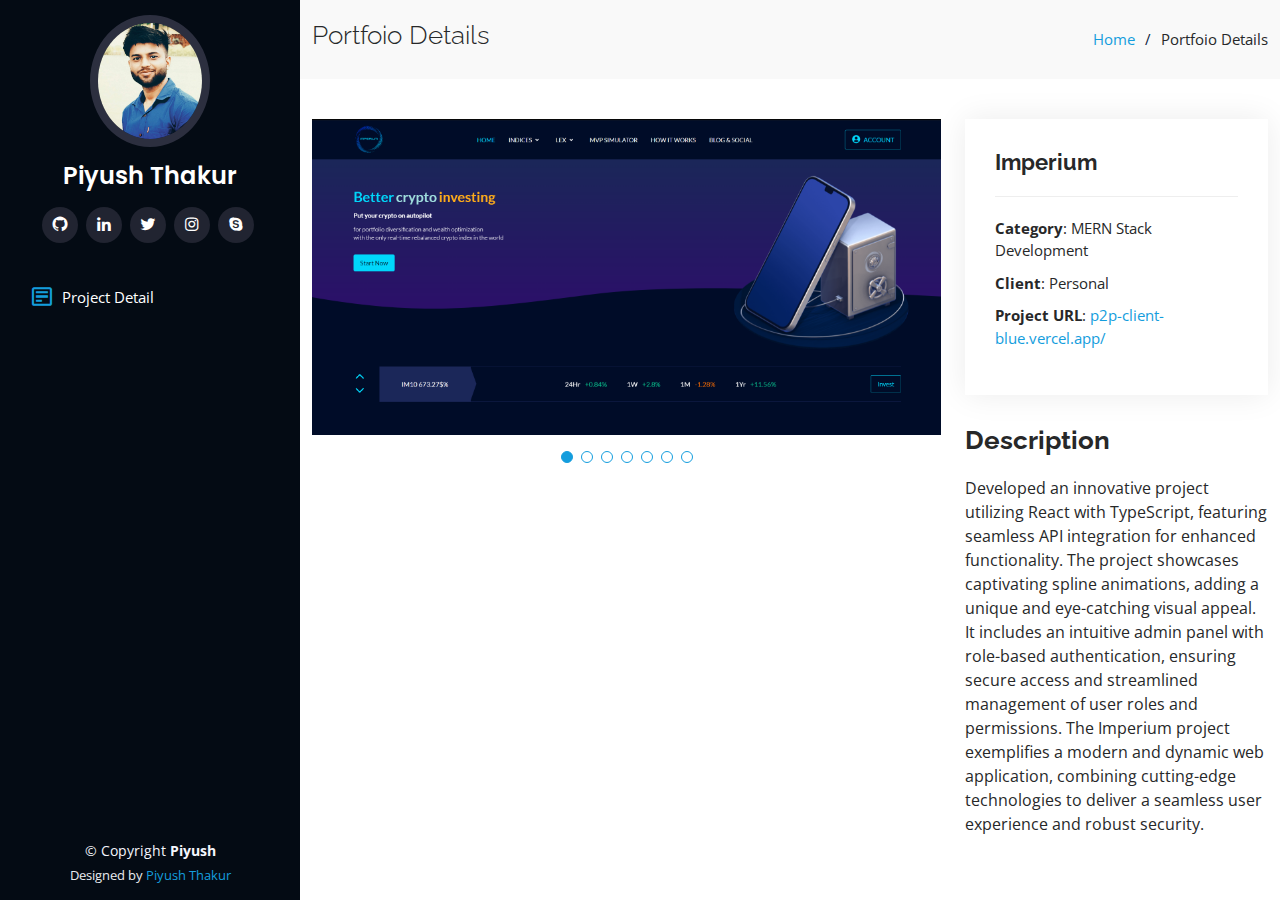
<file: portfoli-details/portfolio-details-2.html>
<!DOCTYPE html>
<html lang="en">

<head>
  <meta charset="utf-8">
  <meta content="width=device-width, initial-scale=1.0" name="viewport">

  <title>Piyush Thakur - Portfolio</title>
  <meta content="" name="description">
  <meta content="" name="keywords">

  <!-- Favicons -->
  <link href="../assets/img/favicon.png" rel="icon">
  <link href="../assets/img/apple-touch-icon.png" rel="apple-touch-icon">

  <!-- Google Fonts -->
  <link href="https://fonts.googleapis.com/css?family=Open+Sans:300,300i,400,400i,600,600i,700,700i|Raleway:300,300i,400,400i,500,500i,600,600i,700,700i|Poppins:300,300i,400,400i,500,500i,600,600i,700,700i" rel="stylesheet">

  <!-- Vendor CSS Files -->
  <link href="../assets/vendor/aos/aos.css" rel="stylesheet">
  <link href="../assets/vendor/bootstrap/css/bootstrap.min.css" rel="stylesheet">
  <link href="../assets/vendor/bootstrap-icons/bootstrap-icons.css" rel="stylesheet">
  <link href="../assets/vendor/boxicons/css/boxicons.min.css" rel="stylesheet">
  <link href="../assets/vendor/glightbox/css/glightbox.min.css" rel="stylesheet">
  <link href="../assets/vendor/swiper/swiper-bundle.min.css" rel="stylesheet">

  <!-- Template Main CSS File -->
  <link href="../assets/css/style.css" rel="stylesheet">

</head>

<body>

  <!-- ======= Mobile nav toggle button ======= -->
  <i class="bi bi-list mobile-nav-toggle d-xl-none"></i>

  <!-- ======= Header ======= -->
  <header id="header">
    <div class="d-flex flex-column">

      <div class="profile">
        <img src="../assets/img/profile-img.jpg" alt="" class="img-fluid rounded-circle">
        <h1 class="text-light"><a href="index.html">Piyush Thakur</a></h1>
        <div class="social-links mt-3 text-center">
          <a href="https://github.com/piyusht2411" target=”_blank” class="facebook"><i class="bx bxl-github"></i></a>
          <a href="https://www.linkedin.com/in/piyush-thakur-786315207/" target=”_blank” class="linkedin"><i
              class="bx bxl-linkedin"></i></a>
          <a href="https://twitter.com/th_piyush_singh" target=”_blank” class="twitter"><i
              class="bx bxl-twitter"></i></a>
          <a href="https://www.instagram.com/th.piyush_singh/" target=”_blank” class="instagram"><i
              class="bx bxl-instagram"></i></a>
          <a href="https://join.skype.com/invite/uOLGm8wqetqo" target=”_blank” class="google-plus"><i
              class="bx bxl-skype"></i></a>
        </div>
      </div>

      <nav id="navbar" class="nav-menu navbar">
        <ul>
          <li><a href="#" class="nav-link scrollto active"><i class="bx bx-detail"></i> <span>Project Detail</span></a></li>
          <!-- <li><a href="#about" class="nav-link scrollto"><i class="bx bx-user"></i> <span>About</span></a></li>
          <li><a href="#resume" class="nav-link scrollto"><i class="bx bx-file-blank"></i> <span>Resume</span></a></li>
          <li><a href="#portfolio" class="nav-link scrollto"><i class="bx bx-book-content"></i> <span>Portfolio</span></a></li>
          <li><a href="#services" class="nav-link scrollto"><i class="bx bx-server"></i> <span>Services</span></a></li>
          <li><a href="#contact" class="nav-link scrollto"><i class="bx bx-envelope"></i> <span>Contact</span></a></li> -->
        </ul>
      </nav><!-- .nav-menu -->
    </div>
  </header><!-- End Header -->

  <main id="main">

    <!-- ======= Breadcrumbs ======= -->
    <section id="breadcrumbs" class="breadcrumbs">
      <div class="container">

        <div class="d-flex justify-content-between align-items-center">
          <h2>Portfoio Details</h2>
          <ol>
            <li><a href="../index.html">Home</a></li>
            <li>Portfoio Details</li>
          </ol>
        </div>

      </div>
    </section><!-- End Breadcrumbs -->

    <!-- ======= Portfolio Details Section ======= -->
    <section id="portfolio-details" class="portfolio-details">
      <div class="container">

        <div class="row gy-4">

          <div class="col-lg-8">
            <div class="portfolio-details-slider swiper">
              <div class="swiper-wrapper align-items-center">

                <div class="swiper-slide">
                  <img src="../assets/img/portfolio/portfolio-2-main.jpg" alt="">
                </div>

                <div class="swiper-slide">
                  <img src="../assets/img/portfolio/portfolio-2-1.jpg" alt="">
                </div>

                <div class="swiper-slide">
                  <img src="../assets/img/portfolio/portfolio-2-2.jpg" alt="">
                </div>
                <div class="swiper-slide">
                  <img src="../assets/img/portfolio/portfolio-2-3.jpg" alt="">
                </div>
                <div class="swiper-slide">
                  <img src="../assets/img/portfolio/portfolio-2-4.jpg" alt="">
                </div>
                <div class="swiper-slide">
                  <img src="../assets/img/portfolio/portfolio-2-5.jpg" alt="">
                </div>
                <div class="swiper-slide">
                  <img src="../assets/img/portfolio/portfolio-2-6.jpg" alt="">
                </div>

              </div>
              <div class="swiper-pagination"></div>
            </div>
          </div>

          <div class="col-lg-4">
            <div class="portfolio-info">
              <h3>Imperium</h3>
              <ul>
                <li><strong>Category</strong>: MERN Stack Development</li>
                <li><strong>Client</strong>: Personal</li>
                <li><strong>Project URL</strong>: <a href="https://p2p-client-blue.vercel.app/" target="_blank">p2p-client-blue.vercel.app/</a></li>
              </ul>
            </div>
            <div class="portfolio-description">
              <h2>Description</h2>
              <p>
                Developed an innovative project utilizing React with TypeScript, featuring seamless API integration for enhanced functionality. The project showcases captivating spline animations, adding a unique and eye-catching visual appeal. It includes an intuitive admin panel with role-based authentication, ensuring secure access and streamlined management of user roles and permissions. The Imperium project exemplifies a modern and dynamic web application, combining cutting-edge technologies to deliver a seamless user experience and robust security.

              </p>
            </div>
          </div>

        </div>

      </div>
    </section><!-- End Portfolio Details Section -->

  </main><!-- End #main -->

  <!-- ======= Footer ======= -->
  <footer id="footer">
    <div class="container">
      <div class="copyright">
        &copy; Copyright <strong><span>Piyush</span></strong>
      </div>
      <div class="credits">
        Designed by <a href="https://bootstrapmade.com/">Piyush Thakur</a>
      </div>
    </div>
  </footer><!-- End  Footer -->

  <a href="#" class="back-to-top d-flex align-items-center justify-content-center"><i class="bi bi-arrow-up-short"></i></a>

  <!-- Vendor JS Files -->
  <script src="../assets/vendor/purecounter/purecounter.js"></script>
  <script src="../assets/vendor/aos/aos.js"></script>
  <script src="../assets/vendor/bootstrap/js/bootstrap.bundle.min.js"></script>
  <script src="../assets/vendor/glightbox/js/glightbox.min.js"></script>
  <script src="../assets/vendor/isotope-layout/isotope.pkgd.min.js"></script>
  <script src="../assets/vendor/swiper/swiper-bundle.min.js"></script>
  <script src="../assets/vendor/typed.js/typed.min.js"></script>
  <script src="../assets/vendor/waypoints/noframework.waypoints.js"></script>
  <script src="../assets/vendor/php-email-form/validate.js"></script>

  <!-- Template Main JS File -->
  <script src="../assets/js/main.js"></script>

</body>

</html>
</file>
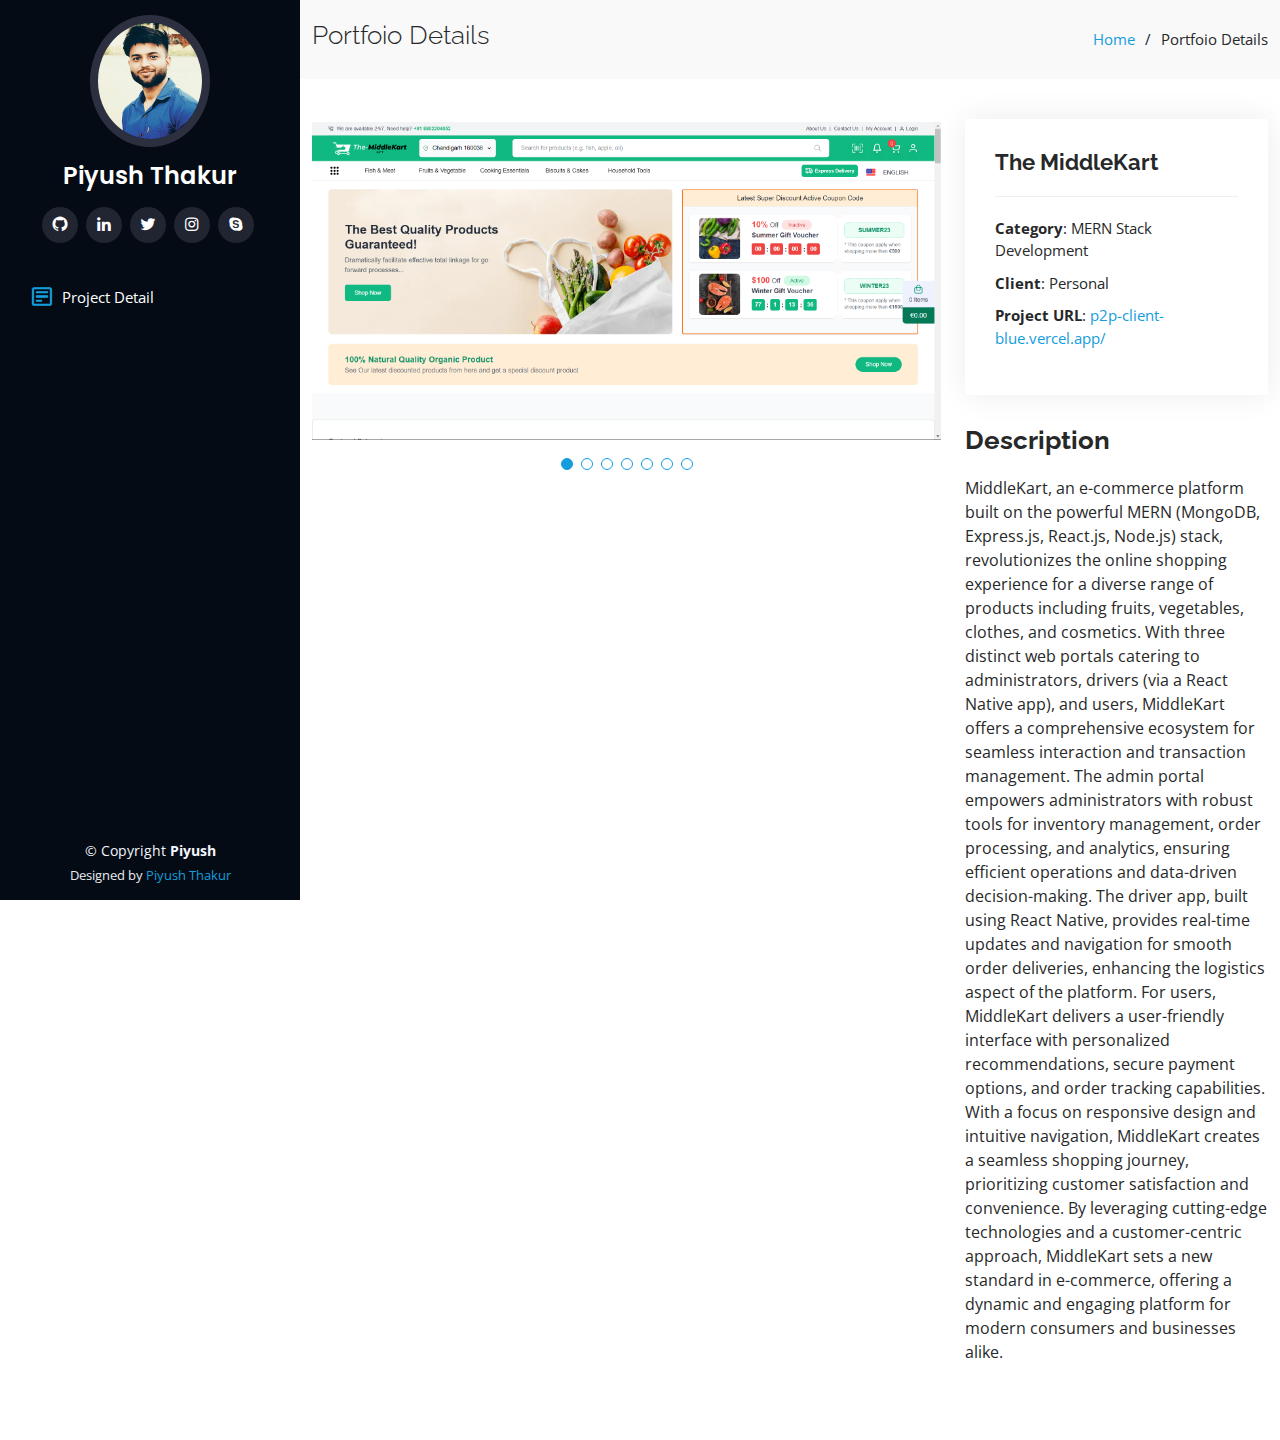
<file: portfoli-details/portfolio-details-3.html>
<!DOCTYPE html>
<html lang="en">

<head>
  <meta charset="utf-8">
  <meta content="width=device-width, initial-scale=1.0" name="viewport">

  <title>Piyush Thakur - Portfolio</title>
  <meta content="" name="description">
  <meta content="" name="keywords">

  <!-- Favicons -->
  <link href="../assets/img/favicon.png" rel="icon">
  <link href="../assets/img/apple-touch-icon.png" rel="apple-touch-icon">

  <!-- Google Fonts -->
  <link href="https://fonts.googleapis.com/css?family=Open+Sans:300,300i,400,400i,600,600i,700,700i|Raleway:300,300i,400,400i,500,500i,600,600i,700,700i|Poppins:300,300i,400,400i,500,500i,600,600i,700,700i" rel="stylesheet">

  <!-- Vendor CSS Files -->
  <link href="../assets/vendor/aos/aos.css" rel="stylesheet">
  <link href="../assets/vendor/bootstrap/css/bootstrap.min.css" rel="stylesheet">
  <link href="../assets/vendor/bootstrap-icons/bootstrap-icons.css" rel="stylesheet">
  <link href="../assets/vendor/boxicons/css/boxicons.min.css" rel="stylesheet">
  <link href="../assets/vendor/glightbox/css/glightbox.min.css" rel="stylesheet">
  <link href="../assets/vendor/swiper/swiper-bundle.min.css" rel="stylesheet">

  <!-- Template Main CSS File -->
  <link href="../assets/css/style.css" rel="stylesheet">

</head>

<body>

  <!-- ======= Mobile nav toggle button ======= -->
  <i class="bi bi-list mobile-nav-toggle d-xl-none"></i>

  <!-- ======= Header ======= -->
  <header id="header">
    <div class="d-flex flex-column">

      <div class="profile">
        <img src="../assets/img/profile-img.jpg" alt="" class="img-fluid rounded-circle">
        <h1 class="text-light"><a href="index.html">Piyush Thakur</a></h1>
        <div class="social-links mt-3 text-center">
          <a href="https://github.com/piyusht2411" target=”_blank” class="facebook"><i class="bx bxl-github"></i></a>
          <a href="https://www.linkedin.com/in/piyush-thakur-786315207/" target=”_blank” class="linkedin"><i
              class="bx bxl-linkedin"></i></a>
          <a href="https://twitter.com/th_piyush_singh" target=”_blank” class="twitter"><i
              class="bx bxl-twitter"></i></a>
          <a href="https://www.instagram.com/th.piyush_singh/" target=”_blank” class="instagram"><i
              class="bx bxl-instagram"></i></a>
          <a href="https://join.skype.com/invite/uOLGm8wqetqo" target=”_blank” class="google-plus"><i
              class="bx bxl-skype"></i></a>
        </div>
      </div>

      <nav id="navbar" class="nav-menu navbar">
        <ul>
          <li><a href="#" class="nav-link scrollto active"><i class="bx bx-detail"></i> <span>Project Detail</span></a></li>
          <!-- <li><a href="#about" class="nav-link scrollto"><i class="bx bx-user"></i> <span>About</span></a></li>
          <li><a href="#resume" class="nav-link scrollto"><i class="bx bx-file-blank"></i> <span>Resume</span></a></li>
          <li><a href="#portfolio" class="nav-link scrollto"><i class="bx bx-book-content"></i> <span>Portfolio</span></a></li>
          <li><a href="#services" class="nav-link scrollto"><i class="bx bx-server"></i> <span>Services</span></a></li>
          <li><a href="#contact" class="nav-link scrollto"><i class="bx bx-envelope"></i> <span>Contact</span></a></li> -->
        </ul>
      </nav><!-- .nav-menu -->
    </div>
  </header><!-- End Header -->

  <main id="main">

    <!-- ======= Breadcrumbs ======= -->
    <section id="breadcrumbs" class="breadcrumbs">
      <div class="container">

        <div class="d-flex justify-content-between align-items-center">
          <h2>Portfoio Details</h2>
          <ol>
            <li><a href="../index.html">Home</a></li>
            <li>Portfoio Details</li>
          </ol>
        </div>

      </div>
    </section><!-- End Breadcrumbs -->

    <!-- ======= Portfolio Details Section ======= -->
    <section id="portfolio-details" class="portfolio-details">
      <div class="container">

        <div class="row gy-4">

          <div class="col-lg-8">
            <div class="portfolio-details-slider swiper">
              <div class="swiper-wrapper align-items-center">

                <div class="swiper-slide">
                  <img src="../assets/img/portfolio/portfolio-3.jpg" alt="">
                </div>

                <div class="swiper-slide">
                  <img src="../assets/img/portfolio/portfolio-3-1.jpg" alt="">
                </div>

                <div class="swiper-slide">
                  <img src="../assets/img/portfolio/portfolio-3-2.jpg" alt="">
                </div>
                <div class="swiper-slide">
                  <img src="../assets/img/portfolio/portfolio-3-3.jpg" alt="">
                </div>
                <div class="swiper-slide">
                  <img src="../assets/img/portfolio/portfolio-3-4.jpg" alt="">
                </div>
                <div class="swiper-slide">
                  <img src="../assets/img/portfolio/portfolio-3-5.jpg" alt="">
                </div>
                <div class="swiper-slide">
                  <img src="../assets/img/portfolio/portfolio-3-6.jpg" alt="">
                </div>

              </div>
              <div class="swiper-pagination"></div>
            </div>
          </div>

          <div class="col-lg-4">
            <div class="portfolio-info">
              <h3>The MiddleKart</h3>
              <ul>
                <li><strong>Category</strong>: MERN Stack Development</li>
                <li><strong>Client</strong>: Personal</li>
                <li><strong>Project URL</strong>: <a href="https://p2p-client-blue.vercel.app/">p2p-client-blue.vercel.app/</a></li>
              </ul>
            </div>
            <div class="portfolio-description">
              <h2>Description</h2>
              <p>
                MiddleKart, an e-commerce platform built on the powerful MERN (MongoDB, Express.js, React.js, Node.js) stack, revolutionizes the online shopping experience for a diverse range of products including fruits, vegetables, clothes, and cosmetics. With three distinct web portals catering to administrators, drivers (via a React Native app), and users, MiddleKart offers a comprehensive ecosystem for seamless interaction and transaction management.

The admin portal empowers administrators with robust tools for inventory management, order processing, and analytics, ensuring efficient operations and data-driven decision-making. The driver app, built using React Native, provides real-time updates and navigation for smooth order deliveries, enhancing the logistics aspect of the platform.

For users, MiddleKart delivers a user-friendly interface with personalized recommendations, secure payment options, and order tracking capabilities. With a focus on responsive design and intuitive navigation, MiddleKart creates a seamless shopping journey, prioritizing customer satisfaction and convenience.

By leveraging cutting-edge technologies and a customer-centric approach, MiddleKart sets a new standard in e-commerce, offering a dynamic and engaging platform for modern consumers and businesses alike.

              </p>
            </div>
          </div>

        </div>

      </div>
    </section><!-- End Portfolio Details Section -->

  </main><!-- End #main -->

  <!-- ======= Footer ======= -->
  <footer id="footer">
    <div class="container">
      <div class="copyright">
        &copy; Copyright <strong><span>Piyush</span></strong>
      </div>
      <div class="credits">
        Designed by <a href="https://bootstrapmade.com/">Piyush Thakur</a>
      </div>
    </div>
  </footer><!-- End  Footer -->

  <a href="#" class="back-to-top d-flex align-items-center justify-content-center"><i class="bi bi-arrow-up-short"></i></a>

  <!-- Vendor JS Files -->
  <script src="../assets/vendor/purecounter/purecounter.js"></script>
  <script src="../assets/vendor/aos/aos.js"></script>
  <script src="../assets/vendor/bootstrap/js/bootstrap.bundle.min.js"></script>
  <script src="../assets/vendor/glightbox/js/glightbox.min.js"></script>
  <script src="../assets/vendor/isotope-layout/isotope.pkgd.min.js"></script>
  <script src="../assets/vendor/swiper/swiper-bundle.min.js"></script>
  <script src="../assets/vendor/typed.js/typed.min.js"></script>
  <script src="../assets/vendor/waypoints/noframework.waypoints.js"></script>
  <script src="../assets/vendor/php-email-form/validate.js"></script>

  <!-- Template Main JS File -->
  <script src="../assets/js/main.js"></script>

</body>

</html>
</file>
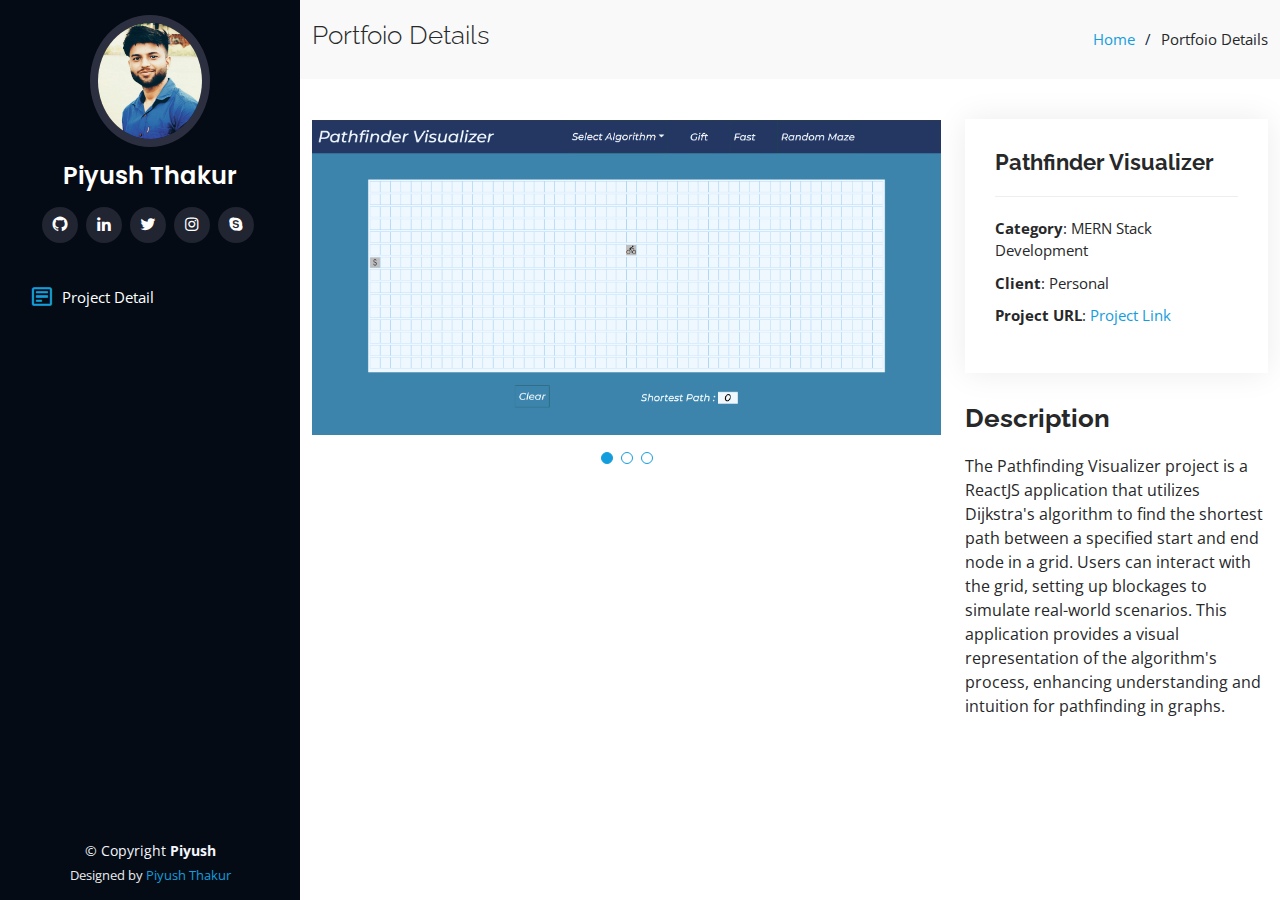
<file: portfoli-details/portfolio-details-4.html>
<!DOCTYPE html>
<html lang="en">

<head>
  <meta charset="utf-8">
  <meta content="width=device-width, initial-scale=1.0" name="viewport">

  <title>Piyush Thakur - Portfolio</title>
  <meta content="" name="description">
  <meta content="" name="keywords">

  <!-- Favicons -->
  <link href="../assets/img/favicon.png" rel="icon">
  <link href="../assets/img/apple-touch-icon.png" rel="apple-touch-icon">

  <!-- Google Fonts -->
  <link href="https://fonts.googleapis.com/css?family=Open+Sans:300,300i,400,400i,600,600i,700,700i|Raleway:300,300i,400,400i,500,500i,600,600i,700,700i|Poppins:300,300i,400,400i,500,500i,600,600i,700,700i" rel="stylesheet">

  <!-- Vendor CSS Files -->
  <link href="../assets/vendor/aos/aos.css" rel="stylesheet">
  <link href="../assets/vendor/bootstrap/css/bootstrap.min.css" rel="stylesheet">
  <link href="../assets/vendor/bootstrap-icons/bootstrap-icons.css" rel="stylesheet">
  <link href="../assets/vendor/boxicons/css/boxicons.min.css" rel="stylesheet">
  <link href="../assets/vendor/glightbox/css/glightbox.min.css" rel="stylesheet">
  <link href="../assets/vendor/swiper/swiper-bundle.min.css" rel="stylesheet">

  <!-- Template Main CSS File -->
  <link href="../assets/css/style.css" rel="stylesheet">

</head>

<body>

  <!-- ======= Mobile nav toggle button ======= -->
  <i class="bi bi-list mobile-nav-toggle d-xl-none"></i>

  <!-- ======= Header ======= -->
  <header id="header">
    <div class="d-flex flex-column">

      <div class="profile">
        <img src="../assets/img/profile-img.jpg" alt="" class="img-fluid rounded-circle">
        <h1 class="text-light"><a href="index.html">Piyush Thakur</a></h1>
        <div class="social-links mt-3 text-center">
          <a href="https://github.com/piyusht2411" target=”_blank” class="facebook"><i class="bx bxl-github"></i></a>
          <a href="https://www.linkedin.com/in/piyush-thakur-786315207/" target=”_blank” class="linkedin"><i
              class="bx bxl-linkedin"></i></a>
          <a href="https://twitter.com/th_piyush_singh" target=”_blank” class="twitter"><i
              class="bx bxl-twitter"></i></a>
          <a href="https://www.instagram.com/th.piyush_singh/" target=”_blank” class="instagram"><i
              class="bx bxl-instagram"></i></a>
          <a href="https://join.skype.com/invite/uOLGm8wqetqo" target=”_blank” class="google-plus"><i
              class="bx bxl-skype"></i></a>
        </div>
      </div>

      <nav id="navbar" class="nav-menu navbar">
        <ul>
          <li><a href="#" class="nav-link scrollto active"><i class="bx bx-detail"></i> <span>Project Detail</span></a></li>
          <!-- <li><a href="#about" class="nav-link scrollto"><i class="bx bx-user"></i> <span>About</span></a></li>
          <li><a href="#resume" class="nav-link scrollto"><i class="bx bx-file-blank"></i> <span>Resume</span></a></li>
          <li><a href="#portfolio" class="nav-link scrollto"><i class="bx bx-book-content"></i> <span>Portfolio</span></a></li>
          <li><a href="#services" class="nav-link scrollto"><i class="bx bx-server"></i> <span>Services</span></a></li>
          <li><a href="#contact" class="nav-link scrollto"><i class="bx bx-envelope"></i> <span>Contact</span></a></li> -->
        </ul>
      </nav><!-- .nav-menu -->
    </div>
  </header><!-- End Header -->

  <main id="main">

    <!-- ======= Breadcrumbs ======= -->
    <section id="breadcrumbs" class="breadcrumbs">
      <div class="container">

        <div class="d-flex justify-content-between align-items-center">
          <h2>Portfoio Details</h2>
          <ol>
            <li><a href="../index.html">Home</a></li>
            <li>Portfoio Details</li>
          </ol>
        </div>

      </div>
    </section><!-- End Breadcrumbs -->

    <!-- ======= Portfolio Details Section ======= -->
    <section id="portfolio-details" class="portfolio-details">
      <div class="container">

        <div class="row gy-4">

          <div class="col-lg-8">
            <div class="portfolio-details-slider swiper">
              <div class="swiper-wrapper align-items-center">

                <div class="swiper-slide">
                  <img src="../assets/img/portfolio/portfolio-4.jpg" alt="">
                </div>

                <div class="swiper-slide">
                  <img src="../assets/img/portfolio/portfolio-4-1.jpg" alt="">
                </div>

                <div class="swiper-slide">
                  <img src="../assets/img/portfolio/portfolio-4-2.jpg" alt="">
                </div>

              </div>
              <div class="swiper-pagination"></div>
            </div>
          </div>

          <div class="col-lg-4">
            <div class="portfolio-info">
              <h3>Pathfinder Visualizer</h3>
              <ul>
                <li><strong>Category</strong>: MERN Stack Development</li>
                <li><strong>Client</strong>: Personal</li>
                <li><strong>Project URL</strong>: <a href="https://piyusht2411.github.io/Pathfinder-Visualizer">Project Link</a></li>
              </ul>
            </div>
            <div class="portfolio-description">
              <h2>Description</h2>
              <p>
                The Pathfinding Visualizer project is a ReactJS application that utilizes Dijkstra's
algorithm to find the shortest path between a specified start and end node in a grid.
Users can interact with the grid, setting up blockages to simulate real-world
scenarios. This application provides a visual representation of the algorithm's
process, enhancing understanding and intuition for pathfinding in graphs.


              </p>
            </div>
          </div>

        </div>

      </div>
    </section><!-- End Portfolio Details Section -->

  </main><!-- End #main -->

  <!-- ======= Footer ======= -->
  <footer id="footer">
    <div class="container">
      <div class="copyright">
        &copy; Copyright <strong><span>Piyush</span></strong>
      </div>
      <div class="credits">
        Designed by <a href="https://bootstrapmade.com/">Piyush Thakur</a>
      </div>
    </div>
  </footer><!-- End  Footer -->

  <a href="#" class="back-to-top d-flex align-items-center justify-content-center"><i class="bi bi-arrow-up-short"></i></a>

  <!-- Vendor JS Files -->
  <script src="../assets/vendor/purecounter/purecounter.js"></script>
  <script src="../assets/vendor/aos/aos.js"></script>
  <script src="../assets/vendor/bootstrap/js/bootstrap.bundle.min.js"></script>
  <script src="../assets/vendor/glightbox/js/glightbox.min.js"></script>
  <script src="../assets/vendor/isotope-layout/isotope.pkgd.min.js"></script>
  <script src="../assets/vendor/swiper/swiper-bundle.min.js"></script>
  <script src="../assets/vendor/typed.js/typed.min.js"></script>
  <script src="../assets/vendor/waypoints/noframework.waypoints.js"></script>
  <script src="../assets/vendor/php-email-form/validate.js"></script>

  <!-- Template Main JS File -->
  <script src="../assets/js/main.js"></script>

</body>

</html>
</file>
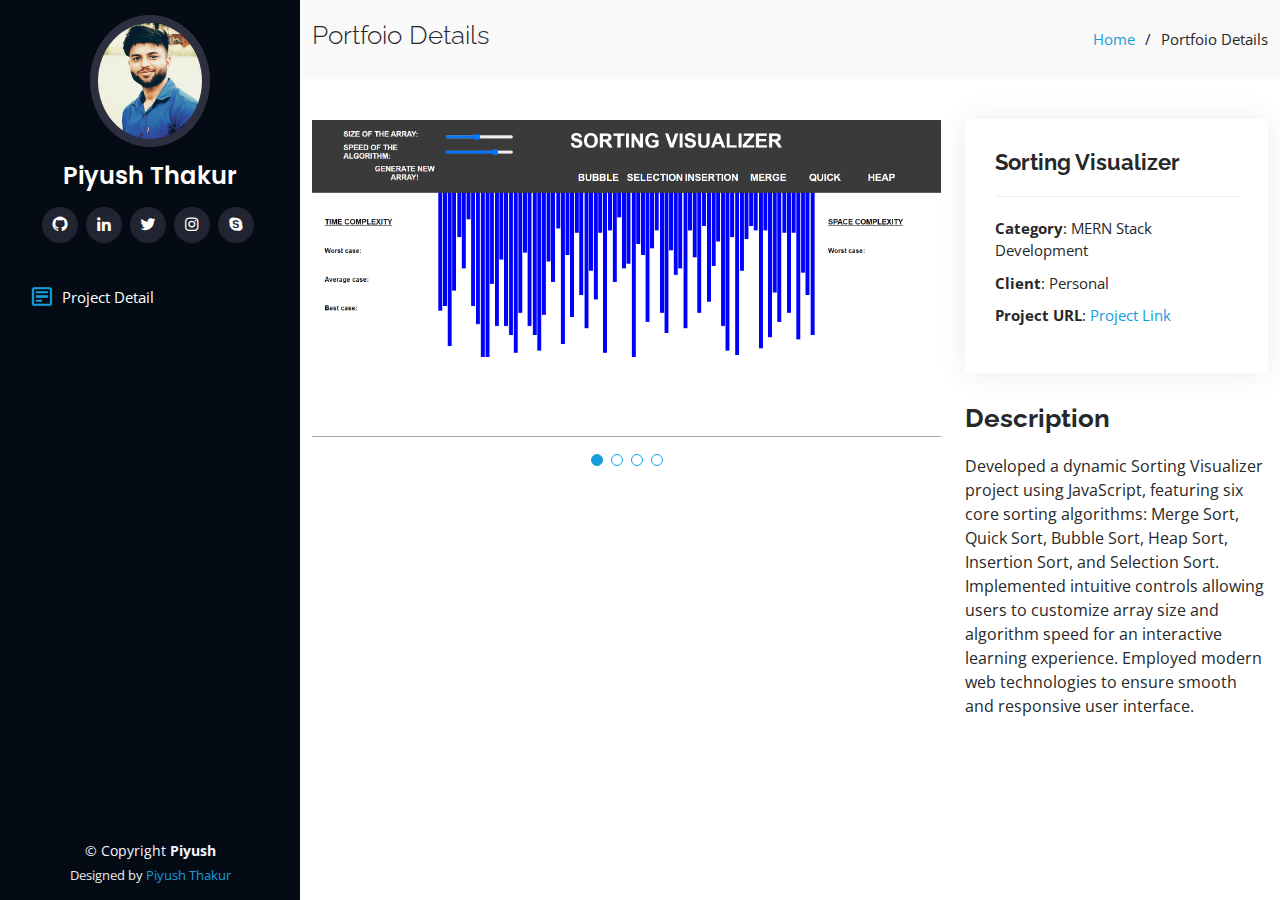
<file: portfoli-details/portfolio-details-5.html>
<!DOCTYPE html>
<html lang="en">

<head>
  <meta charset="utf-8">
  <meta content="width=device-width, initial-scale=1.0" name="viewport">

  <title>Piyush Thakur - Portfolio</title>
  <meta content="" name="description">
  <meta content="" name="keywords">

  <!-- Favicons -->
  <link href="../assets/img/favicon.png" rel="icon">
  <link href="../assets/img/apple-touch-icon.png" rel="apple-touch-icon">

  <!-- Google Fonts -->
  <link href="https://fonts.googleapis.com/css?family=Open+Sans:300,300i,400,400i,600,600i,700,700i|Raleway:300,300i,400,400i,500,500i,600,600i,700,700i|Poppins:300,300i,400,400i,500,500i,600,600i,700,700i" rel="stylesheet">

  <!-- Vendor CSS Files -->
  <link href="../assets/vendor/aos/aos.css" rel="stylesheet">
  <link href="../assets/vendor/bootstrap/css/bootstrap.min.css" rel="stylesheet">
  <link href="../assets/vendor/bootstrap-icons/bootstrap-icons.css" rel="stylesheet">
  <link href="../assets/vendor/boxicons/css/boxicons.min.css" rel="stylesheet">
  <link href="../assets/vendor/glightbox/css/glightbox.min.css" rel="stylesheet">
  <link href="../assets/vendor/swiper/swiper-bundle.min.css" rel="stylesheet">

  <!-- Template Main CSS File -->
  <link href="../assets/css/style.css" rel="stylesheet">

</head>

<body>

  <!-- ======= Mobile nav toggle button ======= -->
  <i class="bi bi-list mobile-nav-toggle d-xl-none"></i>

  <!-- ======= Header ======= -->
  <header id="header">
    <div class="d-flex flex-column">

      <div class="profile">
        <img src="../assets/img/profile-img.jpg" alt="" class="img-fluid rounded-circle">
        <h1 class="text-light"><a href="index.html">Piyush Thakur</a></h1>
        <div class="social-links mt-3 text-center">
          <a href="https://github.com/piyusht2411" target=”_blank” class="facebook"><i class="bx bxl-github"></i></a>
          <a href="https://www.linkedin.com/in/piyush-thakur-786315207/" target=”_blank” class="linkedin"><i
              class="bx bxl-linkedin"></i></a>
          <a href="https://twitter.com/th_piyush_singh" target=”_blank” class="twitter"><i
              class="bx bxl-twitter"></i></a>
          <a href="https://www.instagram.com/th.piyush_singh/" target=”_blank” class="instagram"><i
              class="bx bxl-instagram"></i></a>
          <a href="https://join.skype.com/invite/uOLGm8wqetqo" target=”_blank” class="google-plus"><i
              class="bx bxl-skype"></i></a>
        </div>
      </div>

      <nav id="navbar" class="nav-menu navbar">
        <ul>
          <li><a href="#" class="nav-link scrollto active"><i class="bx bx-detail"></i> <span>Project Detail</span></a></li>
          <!-- <li><a href="#about" class="nav-link scrollto"><i class="bx bx-user"></i> <span>About</span></a></li>
          <li><a href="#resume" class="nav-link scrollto"><i class="bx bx-file-blank"></i> <span>Resume</span></a></li>
          <li><a href="#portfolio" class="nav-link scrollto"><i class="bx bx-book-content"></i> <span>Portfolio</span></a></li>
          <li><a href="#services" class="nav-link scrollto"><i class="bx bx-server"></i> <span>Services</span></a></li>
          <li><a href="#contact" class="nav-link scrollto"><i class="bx bx-envelope"></i> <span>Contact</span></a></li> -->
        </ul>
      </nav><!-- .nav-menu -->
    </div>
  </header><!-- End Header -->

  <main id="main">

    <!-- ======= Breadcrumbs ======= -->
    <section id="breadcrumbs" class="breadcrumbs">
      <div class="container">

        <div class="d-flex justify-content-between align-items-center">
          <h2>Portfoio Details</h2>
          <ol>
            <li><a href="../index.html">Home</a></li>
            <li>Portfoio Details</li>
          </ol>
        </div>

      </div>
    </section><!-- End Breadcrumbs -->

    <!-- ======= Portfolio Details Section ======= -->
    <section id="portfolio-details" class="portfolio-details">
      <div class="container">

        <div class="row gy-4">

          <div class="col-lg-8">
            <div class="portfolio-details-slider swiper">
              <div class="swiper-wrapper align-items-center">

                <div class="swiper-slide">
                  <img src="../assets/img/portfolio/portfolio-5.jpg" alt="">
                </div>

                <div class="swiper-slide">
                  <img src="../assets/img/portfolio/portfolio-5-1.jpg" alt="">
                </div>

                <div class="swiper-slide">
                  <img src="../assets/img/portfolio/portfolio-5-2.jpg" alt="">
                </div>
                <div class="swiper-slide">
                  <img src="../assets/img/portfolio/portfolio-5-3.jpg" alt="">
                </div>

              </div>
              <div class="swiper-pagination"></div>
            </div>
          </div>

          <div class="col-lg-4">
            <div class="portfolio-info">
              <h3>Sorting Visualizer</h3>
              <ul>
                <li><strong>Category</strong>: MERN Stack Development</li>
                <li><strong>Client</strong>: Personal</li>
                <li><strong>Project URL</strong>: <a href="https://piyusht2411.github.io/Sorting-Visualizer">Project Link</a></li>
              </ul>
            </div>
            <div class="portfolio-description">
              <h2>Description</h2>
              <p>
                Developed a dynamic Sorting Visualizer project using JavaScript, featuring six core
sorting algorithms: Merge Sort, Quick Sort, Bubble Sort, Heap Sort, Insertion Sort,
and Selection Sort. Implemented intuitive controls allowing users to customize array
size and algorithm speed for an interactive learning experience. Employed modern
web technologies to ensure smooth and responsive user interface. 


              </p>
            </div>
          </div>

        </div>

      </div>
    </section><!-- End Portfolio Details Section -->

  </main><!-- End #main -->

  <!-- ======= Footer ======= -->
  <footer id="footer">
    <div class="container">
      <div class="copyright">
        &copy; Copyright <strong><span>Piyush</span></strong>
      </div>
      <div class="credits">
        Designed by <a href="https://bootstrapmade.com/">Piyush Thakur</a>
      </div>
    </div>
  </footer><!-- End  Footer -->

  <a href="#" class="back-to-top d-flex align-items-center justify-content-center"><i class="bi bi-arrow-up-short"></i></a>

  <!-- Vendor JS Files -->
  <script src="../assets/vendor/purecounter/purecounter.js"></script>
  <script src="../assets/vendor/aos/aos.js"></script>
  <script src="../assets/vendor/bootstrap/js/bootstrap.bundle.min.js"></script>
  <script src="../assets/vendor/glightbox/js/glightbox.min.js"></script>
  <script src="../assets/vendor/isotope-layout/isotope.pkgd.min.js"></script>
  <script src="../assets/vendor/swiper/swiper-bundle.min.js"></script>
  <script src="../assets/vendor/typed.js/typed.min.js"></script>
  <script src="../assets/vendor/waypoints/noframework.waypoints.js"></script>
  <script src="../assets/vendor/php-email-form/validate.js"></script>

  <!-- Template Main JS File -->
  <script src="../assets/js/main.js"></script>

</body>

</html>
</file>
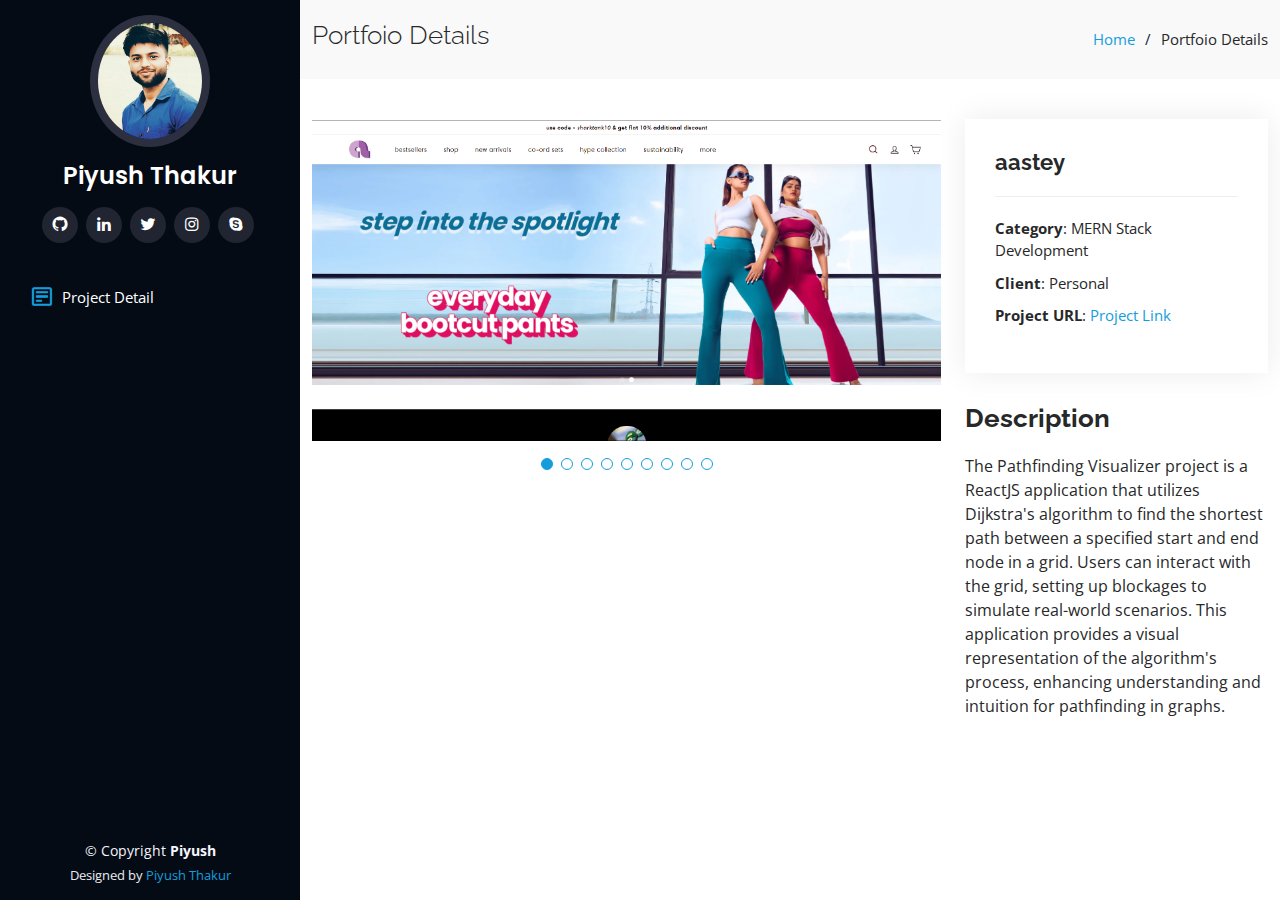
<file: portfoli-details/portfolio-details-6.html>
<!DOCTYPE html>
<html lang="en">

<head>
  <meta charset="utf-8">
  <meta content="width=device-width, initial-scale=1.0" name="viewport">

  <title>Piyush Thakur - Portfolio</title>
  <meta content="" name="description">
  <meta content="" name="keywords">

  <!-- Favicons -->
  <link href="../assets/img/favicon.png" rel="icon">
  <link href="../assets/img/apple-touch-icon.png" rel="apple-touch-icon">

  <!-- Google Fonts -->
  <link href="https://fonts.googleapis.com/css?family=Open+Sans:300,300i,400,400i,600,600i,700,700i|Raleway:300,300i,400,400i,500,500i,600,600i,700,700i|Poppins:300,300i,400,400i,500,500i,600,600i,700,700i" rel="stylesheet">

  <!-- Vendor CSS Files -->
  <link href="../assets/vendor/aos/aos.css" rel="stylesheet">
  <link href="../assets/vendor/bootstrap/css/bootstrap.min.css" rel="stylesheet">
  <link href="../assets/vendor/bootstrap-icons/bootstrap-icons.css" rel="stylesheet">
  <link href="../assets/vendor/boxicons/css/boxicons.min.css" rel="stylesheet">
  <link href="../assets/vendor/glightbox/css/glightbox.min.css" rel="stylesheet">
  <link href="../assets/vendor/swiper/swiper-bundle.min.css" rel="stylesheet">

  <!-- Template Main CSS File -->
  <link href="../assets/css/style.css" rel="stylesheet">

</head>

<body>

  <!-- ======= Mobile nav toggle button ======= -->
  <i class="bi bi-list mobile-nav-toggle d-xl-none"></i>

  <!-- ======= Header ======= -->
  <header id="header">
    <div class="d-flex flex-column">

      <div class="profile">
        <img src="../assets/img/profile-img.jpg" alt="" class="img-fluid rounded-circle">
        <h1 class="text-light"><a href="index.html">Piyush Thakur</a></h1>
        <div class="social-links mt-3 text-center">
          <a href="https://github.com/piyusht2411" target=”_blank” class="facebook"><i class="bx bxl-github"></i></a>
          <a href="https://www.linkedin.com/in/piyush-thakur-786315207/" target=”_blank” class="linkedin"><i
              class="bx bxl-linkedin"></i></a>
          <a href="https://twitter.com/th_piyush_singh" target=”_blank” class="twitter"><i
              class="bx bxl-twitter"></i></a>
          <a href="https://www.instagram.com/th.piyush_singh/" target=”_blank” class="instagram"><i
              class="bx bxl-instagram"></i></a>
          <a href="https://join.skype.com/invite/uOLGm8wqetqo" target=”_blank” class="google-plus"><i
              class="bx bxl-skype"></i></a>
        </div>
      </div>

      <nav id="navbar" class="nav-menu navbar">
        <ul>
          <li><a href="#" class="nav-link scrollto active"><i class="bx bx-detail"></i> <span>Project Detail</span></a></li>
          <!-- <li><a href="#about" class="nav-link scrollto"><i class="bx bx-user"></i> <span>About</span></a></li>
          <li><a href="#resume" class="nav-link scrollto"><i class="bx bx-file-blank"></i> <span>Resume</span></a></li>
          <li><a href="#portfolio" class="nav-link scrollto"><i class="bx bx-book-content"></i> <span>Portfolio</span></a></li>
          <li><a href="#services" class="nav-link scrollto"><i class="bx bx-server"></i> <span>Services</span></a></li>
          <li><a href="#contact" class="nav-link scrollto"><i class="bx bx-envelope"></i> <span>Contact</span></a></li> -->
        </ul>
      </nav><!-- .nav-menu -->
    </div>
  </header><!-- End Header -->

  <main id="main">

    <!-- ======= Breadcrumbs ======= -->
    <section id="breadcrumbs" class="breadcrumbs">
      <div class="container">

        <div class="d-flex justify-content-between align-items-center">
          <h2>Portfoio Details</h2>
          <ol>
            <li><a href="../index.html">Home</a></li>
            <li>Portfoio Details</li>
          </ol>
        </div>

      </div>
    </section><!-- End Breadcrumbs -->

    <!-- ======= Portfolio Details Section ======= -->
    <section id="portfolio-details" class="portfolio-details">
      <div class="container">

        <div class="row gy-4">

          <div class="col-lg-8">
            <div class="portfolio-details-slider swiper">
              <div class="swiper-wrapper align-items-center">

                <div class="swiper-slide">
                  <img src="../assets/img/portfolio/portfolio-6.jpg" alt="">
                </div>

                <div class="swiper-slide">
                  <img src="../assets/img/portfolio/portfolio-6-1.jpg" alt="">
                </div>

                <div class="swiper-slide">
                  <img src="../assets/img/portfolio/portfolio-6-2.jpg" alt="">
                </div>
                <div class="swiper-slide">
                  <img src="../assets/img/portfolio/portfolio-6-3.jpg" alt="">
                </div>
                <div class="swiper-slide">
                  <img src="../assets/img/portfolio/portfolio-6-4.jpg" alt="">
                </div>
                <div class="swiper-slide">
                  <img src="../assets/img/portfolio/portfolio-6-5.jpg" alt="">
                </div>
                <div class="swiper-slide">
                  <img src="../assets/img/portfolio/portfolio-6-6.jpg" alt="">
                </div>
                <div class="swiper-slide">
                  <img src="../assets/img/portfolio/portfolio-6-7.jpg" alt="">
                </div>
                <div class="swiper-slide">
                  <img src="../assets/img/portfolio/portfolio-6-8.jpg" alt="">
                </div>

              </div>
              <div class="swiper-pagination"></div>
            </div>
          </div>

          <div class="col-lg-4">
            <div class="portfolio-info">
              <h3>aastey</h3>
              <ul>
                <li><strong>Category</strong>: MERN Stack Development</li>
                <li><strong>Client</strong>: Personal</li>
                <li><strong>Project URL</strong>: <a href="https://aastey.com" target="_blank">Project Link</a></li>
              </ul>
            </div>
            <div class="portfolio-description">
              <h2>Description</h2>
              <p>
                The Pathfinding Visualizer project is a ReactJS application that utilizes Dijkstra's
algorithm to find the shortest path between a specified start and end node in a grid.
Users can interact with the grid, setting up blockages to simulate real-world
scenarios. This application provides a visual representation of the algorithm's
process, enhancing understanding and intuition for pathfinding in graphs.


              </p>
            </div>
          </div>

        </div>

      </div>
    </section><!-- End Portfolio Details Section -->

  </main><!-- End #main -->

  <!-- ======= Footer ======= -->
  <footer id="footer">
    <div class="container">
      <div class="copyright">
        &copy; Copyright <strong><span>Piyush</span></strong>
      </div>
      <div class="credits">
        Designed by <a href="https://bootstrapmade.com/">Piyush Thakur</a>
      </div>
    </div>
  </footer><!-- End  Footer -->

  <a href="#" class="back-to-top d-flex align-items-center justify-content-center"><i class="bi bi-arrow-up-short"></i></a>

  <!-- Vendor JS Files -->
  <script src="../assets/vendor/purecounter/purecounter.js"></script>
  <script src="../assets/vendor/aos/aos.js"></script>
  <script src="../assets/vendor/bootstrap/js/bootstrap.bundle.min.js"></script>
  <script src="../assets/vendor/glightbox/js/glightbox.min.js"></script>
  <script src="../assets/vendor/isotope-layout/isotope.pkgd.min.js"></script>
  <script src="../assets/vendor/swiper/swiper-bundle.min.js"></script>
  <script src="../assets/vendor/typed.js/typed.min.js"></script>
  <script src="../assets/vendor/waypoints/noframework.waypoints.js"></script>
  <script src="../assets/vendor/php-email-form/validate.js"></script>

  <!-- Template Main JS File -->
  <script src="../assets/js/main.js"></script>

</body>

</html>
</file>
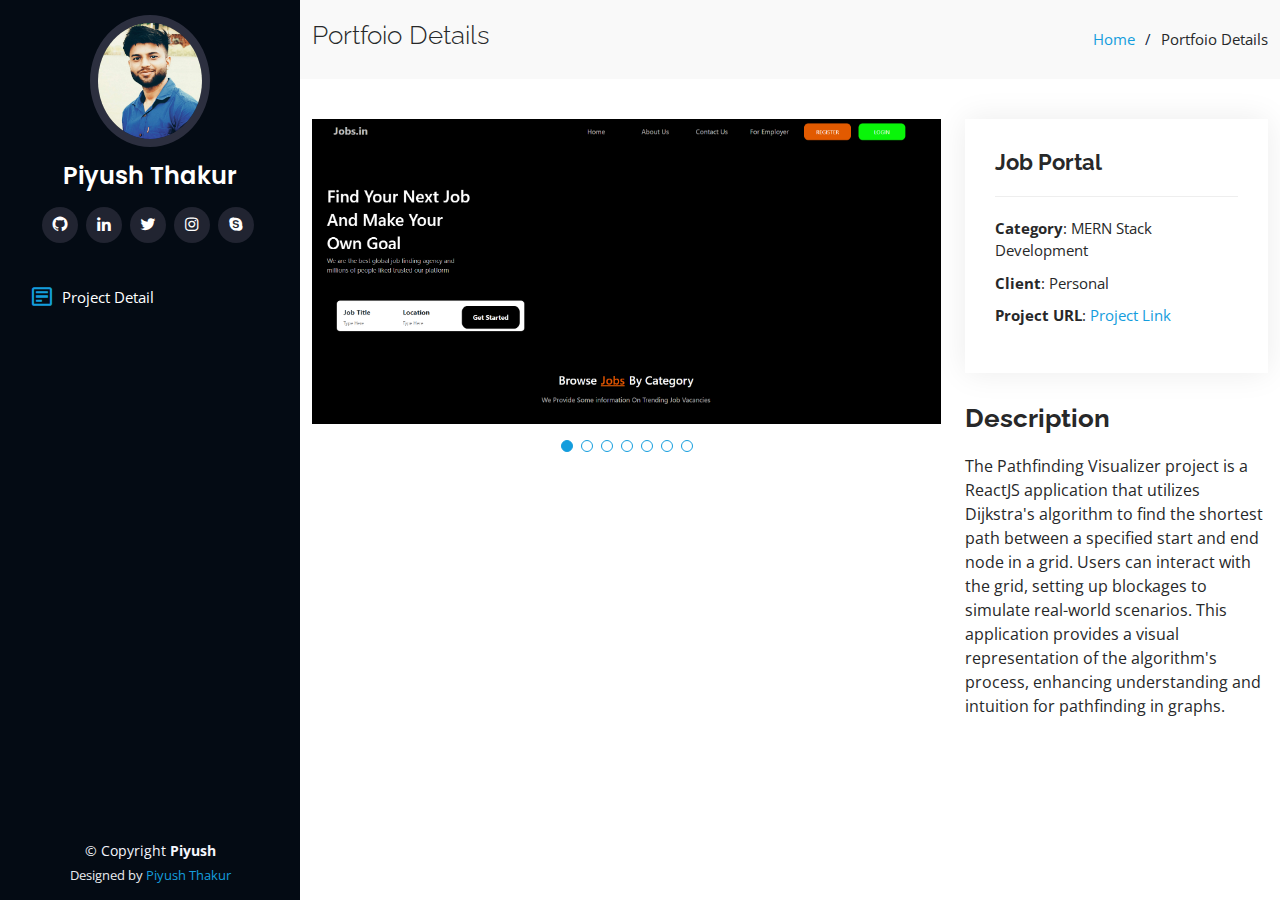
<file: portfoli-details/portfolio-details-7.html>
<!DOCTYPE html>
<html lang="en">

<head>
  <meta charset="utf-8">
  <meta content="width=device-width, initial-scale=1.0" name="viewport">

  <title>Piyush Thakur - Portfolio</title>
  <meta content="" name="description">
  <meta content="" name="keywords">

  <!-- Favicons -->
  <link href="../assets/img/favicon.png" rel="icon">
  <link href="../assets/img/apple-touch-icon.png" rel="apple-touch-icon">

  <!-- Google Fonts -->
  <link href="https://fonts.googleapis.com/css?family=Open+Sans:300,300i,400,400i,600,600i,700,700i|Raleway:300,300i,400,400i,500,500i,600,600i,700,700i|Poppins:300,300i,400,400i,500,500i,600,600i,700,700i" rel="stylesheet">

  <!-- Vendor CSS Files -->
  <link href="../assets/vendor/aos/aos.css" rel="stylesheet">
  <link href="../assets/vendor/bootstrap/css/bootstrap.min.css" rel="stylesheet">
  <link href="../assets/vendor/bootstrap-icons/bootstrap-icons.css" rel="stylesheet">
  <link href="../assets/vendor/boxicons/css/boxicons.min.css" rel="stylesheet">
  <link href="../assets/vendor/glightbox/css/glightbox.min.css" rel="stylesheet">
  <link href="../assets/vendor/swiper/swiper-bundle.min.css" rel="stylesheet">

  <!-- Template Main CSS File -->
  <link href="../assets/css/style.css" rel="stylesheet">

</head>

<body>

  <!-- ======= Mobile nav toggle button ======= -->
  <i class="bi bi-list mobile-nav-toggle d-xl-none"></i>

  <!-- ======= Header ======= -->
  <header id="header">
    <div class="d-flex flex-column">

      <div class="profile">
        <img src="../assets/img/profile-img.jpg" alt="" class="img-fluid rounded-circle">
        <h1 class="text-light"><a href="index.html">Piyush Thakur</a></h1>
        <div class="social-links mt-3 text-center">
          <a href="https://github.com/piyusht2411" target=”_blank” class="facebook"><i class="bx bxl-github"></i></a>
          <a href="https://www.linkedin.com/in/piyush-thakur-786315207/" target=”_blank” class="linkedin"><i
              class="bx bxl-linkedin"></i></a>
          <a href="https://twitter.com/th_piyush_singh" target=”_blank” class="twitter"><i
              class="bx bxl-twitter"></i></a>
          <a href="https://www.instagram.com/th.piyush_singh/" target=”_blank” class="instagram"><i
              class="bx bxl-instagram"></i></a>
          <a href="https://join.skype.com/invite/uOLGm8wqetqo" target=”_blank” class="google-plus"><i
              class="bx bxl-skype"></i></a>
        </div>
      </div>

      <nav id="navbar" class="nav-menu navbar">
        <ul>
          <li><a href="#" class="nav-link scrollto active"><i class="bx bx-detail"></i> <span>Project Detail</span></a></li>
          <!-- <li><a href="#about" class="nav-link scrollto"><i class="bx bx-user"></i> <span>About</span></a></li>
          <li><a href="#resume" class="nav-link scrollto"><i class="bx bx-file-blank"></i> <span>Resume</span></a></li>
          <li><a href="#portfolio" class="nav-link scrollto"><i class="bx bx-book-content"></i> <span>Portfolio</span></a></li>
          <li><a href="#services" class="nav-link scrollto"><i class="bx bx-server"></i> <span>Services</span></a></li>
          <li><a href="#contact" class="nav-link scrollto"><i class="bx bx-envelope"></i> <span>Contact</span></a></li> -->
        </ul>
      </nav><!-- .nav-menu -->
    </div>
  </header><!-- End Header -->

  <main id="main">

    <!-- ======= Breadcrumbs ======= -->
    <section id="breadcrumbs" class="breadcrumbs">
      <div class="container">

        <div class="d-flex justify-content-between align-items-center">
          <h2>Portfoio Details</h2>
          <ol>
            <li><a href="../index.html">Home</a></li>
            <li>Portfoio Details</li>
          </ol>
        </div>

      </div>
    </section><!-- End Breadcrumbs -->

    <!-- ======= Portfolio Details Section ======= -->
    <section id="portfolio-details" class="portfolio-details">
      <div class="container">

        <div class="row gy-4">

          <div class="col-lg-8">
            <div class="portfolio-details-slider swiper">
              <div class="swiper-wrapper align-items-center">

                <div class="swiper-slide">
                  <img src="../assets/img/portfolio/portfolio-7.jpg" alt="">
                </div>

                <div class="swiper-slide">
                  <img src="../assets/img/portfolio/portfolio-7-1.jpg" alt="">
                </div>

                <div class="swiper-slide">
                  <img src="../assets/img/portfolio/portfolio-7-2.jpg" alt="">
                </div>
                <div class="swiper-slide">
                  <img src="../assets/img/portfolio/portfolio-7-3.jpg" alt="">
                </div>
                <div class="swiper-slide">
                  <img src="../assets/img/portfolio/portfolio-7-4.jpg" alt="">
                </div>
                <div class="swiper-slide">
                  <img src="../assets/img/portfolio/portfolio-7-5.jpg" alt="">
                </div>
                <div class="swiper-slide">
                  <img src="../assets/img/portfolio/portfolio-7-6.jpg" alt="">
                </div>

              </div>
              <div class="swiper-pagination"></div>
            </div>
          </div>

          <div class="col-lg-4">
            <div class="portfolio-info">
              <h3>Job Portal</h3>
              <ul>
                <li><strong>Category</strong>: MERN Stack Development</li>
                <li><strong>Client</strong>: Personal</li>
                <li><strong>Project URL</strong>: <a href="https://piyusht2411.github.io/Jobs.in">Project Link</a></li>
              </ul>
            </div>
            <div class="portfolio-description">
              <h2>Description</h2>
              <p>
                The Pathfinding Visualizer project is a ReactJS application that utilizes Dijkstra's
algorithm to find the shortest path between a specified start and end node in a grid.
Users can interact with the grid, setting up blockages to simulate real-world
scenarios. This application provides a visual representation of the algorithm's
process, enhancing understanding and intuition for pathfinding in graphs.


              </p>
            </div>
          </div>

        </div>

      </div>
    </section><!-- End Portfolio Details Section -->

  </main><!-- End #main -->

  <!-- ======= Footer ======= -->
  <footer id="footer">
    <div class="container">
      <div class="copyright">
        &copy; Copyright <strong><span>Piyush</span></strong>
      </div>
      <div class="credits">
        Designed by <a href="https://bootstrapmade.com/">Piyush Thakur</a>
      </div>
    </div>
  </footer><!-- End  Footer -->

  <a href="#" class="back-to-top d-flex align-items-center justify-content-center"><i class="bi bi-arrow-up-short"></i></a>

  <!-- Vendor JS Files -->
  <script src="../assets/vendor/purecounter/purecounter.js"></script>
  <script src="../assets/vendor/aos/aos.js"></script>
  <script src="../assets/vendor/bootstrap/js/bootstrap.bundle.min.js"></script>
  <script src="../assets/vendor/glightbox/js/glightbox.min.js"></script>
  <script src="../assets/vendor/isotope-layout/isotope.pkgd.min.js"></script>
  <script src="../assets/vendor/swiper/swiper-bundle.min.js"></script>
  <script src="../assets/vendor/typed.js/typed.min.js"></script>
  <script src="../assets/vendor/waypoints/noframework.waypoints.js"></script>
  <script src="../assets/vendor/php-email-form/validate.js"></script>

  <!-- Template Main JS File -->
  <script src="../assets/js/main.js"></script>

</body>

</html>
</file>
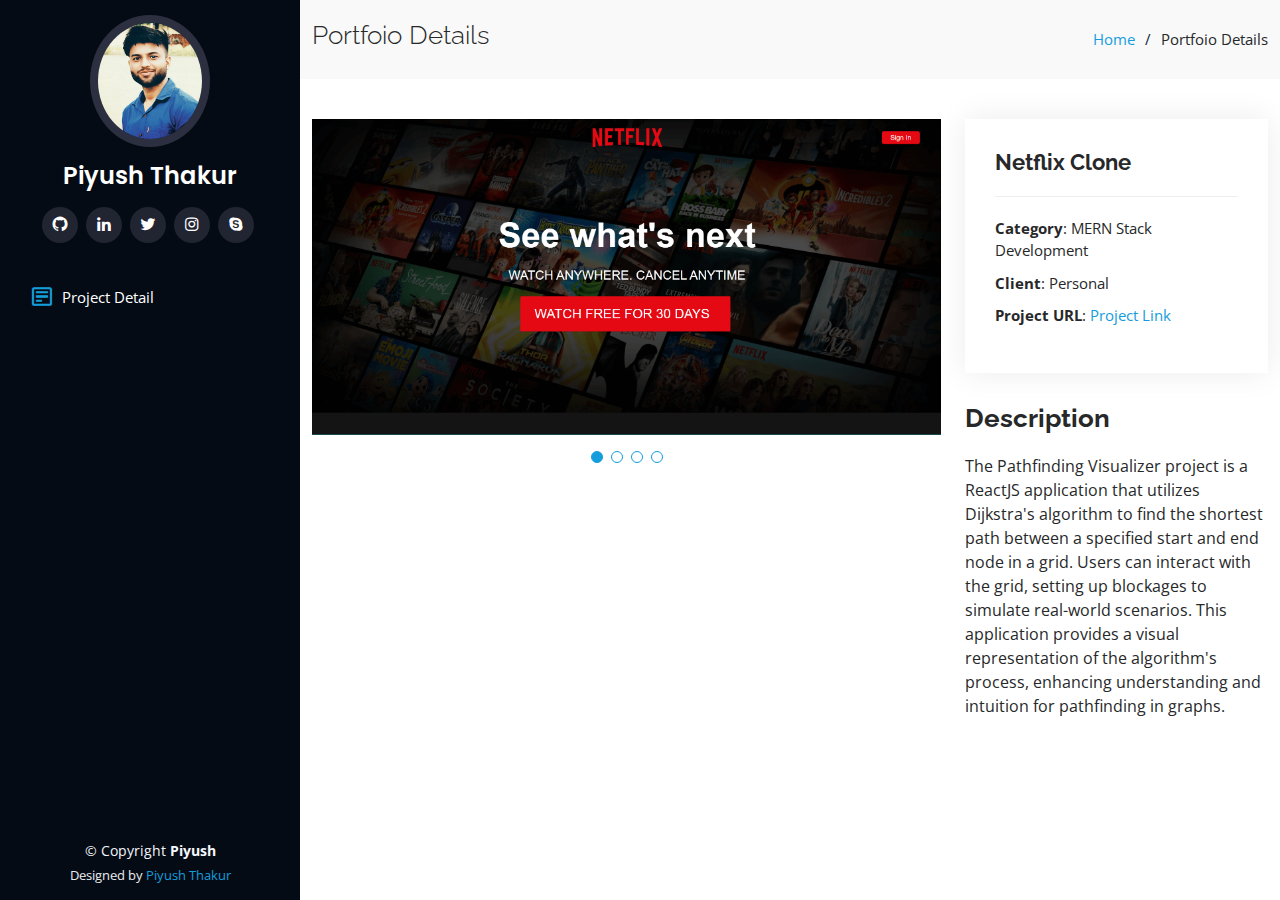
<file: portfoli-details/portfolio-details-8.html>
<!DOCTYPE html>
<html lang="en">

<head>
  <meta charset="utf-8">
  <meta content="width=device-width, initial-scale=1.0" name="viewport">

  <title>Piyush Thakur - Portfolio</title>
  <meta content="" name="description">
  <meta content="" name="keywords">

  <!-- Favicons -->
  <link href="../assets/img/favicon.png" rel="icon">
  <link href="../assets/img/apple-touch-icon.png" rel="apple-touch-icon">

  <!-- Google Fonts -->
  <link href="https://fonts.googleapis.com/css?family=Open+Sans:300,300i,400,400i,600,600i,700,700i|Raleway:300,300i,400,400i,500,500i,600,600i,700,700i|Poppins:300,300i,400,400i,500,500i,600,600i,700,700i" rel="stylesheet">

  <!-- Vendor CSS Files -->
  <link href="../assets/vendor/aos/aos.css" rel="stylesheet">
  <link href="../assets/vendor/bootstrap/css/bootstrap.min.css" rel="stylesheet">
  <link href="../assets/vendor/bootstrap-icons/bootstrap-icons.css" rel="stylesheet">
  <link href="../assets/vendor/boxicons/css/boxicons.min.css" rel="stylesheet">
  <link href="../assets/vendor/glightbox/css/glightbox.min.css" rel="stylesheet">
  <link href="../assets/vendor/swiper/swiper-bundle.min.css" rel="stylesheet">

  <!-- Template Main CSS File -->
  <link href="../assets/css/style.css" rel="stylesheet">

</head>

<body>

  <!-- ======= Mobile nav toggle button ======= -->
  <i class="bi bi-list mobile-nav-toggle d-xl-none"></i>

  <!-- ======= Header ======= -->
  <header id="header">
    <div class="d-flex flex-column">

      <div class="profile">
        <img src="../assets/img/profile-img.jpg" alt="" class="img-fluid rounded-circle">
        <h1 class="text-light"><a href="index.html">Piyush Thakur</a></h1>
        <div class="social-links mt-3 text-center">
          <a href="https://github.com/piyusht2411" target=”_blank” class="facebook"><i class="bx bxl-github"></i></a>
          <a href="https://www.linkedin.com/in/piyush-thakur-786315207/" target=”_blank” class="linkedin"><i
              class="bx bxl-linkedin"></i></a>
          <a href="https://twitter.com/th_piyush_singh" target=”_blank” class="twitter"><i
              class="bx bxl-twitter"></i></a>
          <a href="https://www.instagram.com/th.piyush_singh/" target=”_blank” class="instagram"><i
              class="bx bxl-instagram"></i></a>
          <a href="https://join.skype.com/invite/uOLGm8wqetqo" target=”_blank” class="google-plus"><i
              class="bx bxl-skype"></i></a>
        </div>
      </div>

      <nav id="navbar" class="nav-menu navbar">
        <ul>
          <li><a href="#" class="nav-link scrollto active"><i class="bx bx-detail"></i> <span>Project Detail</span></a></li>
          <!-- <li><a href="#about" class="nav-link scrollto"><i class="bx bx-user"></i> <span>About</span></a></li>
          <li><a href="#resume" class="nav-link scrollto"><i class="bx bx-file-blank"></i> <span>Resume</span></a></li>
          <li><a href="#portfolio" class="nav-link scrollto"><i class="bx bx-book-content"></i> <span>Portfolio</span></a></li>
          <li><a href="#services" class="nav-link scrollto"><i class="bx bx-server"></i> <span>Services</span></a></li>
          <li><a href="#contact" class="nav-link scrollto"><i class="bx bx-envelope"></i> <span>Contact</span></a></li> -->
        </ul>
      </nav><!-- .nav-menu -->
    </div>
  </header><!-- End Header -->

  <main id="main">

    <!-- ======= Breadcrumbs ======= -->
    <section id="breadcrumbs" class="breadcrumbs">
      <div class="container">

        <div class="d-flex justify-content-between align-items-center">
          <h2>Portfoio Details</h2>
          <ol>
            <li><a href="../index.html">Home</a></li>
            <li>Portfoio Details</li>
          </ol>
        </div>

      </div>
    </section><!-- End Breadcrumbs -->

    <!-- ======= Portfolio Details Section ======= -->
    <section id="portfolio-details" class="portfolio-details">
      <div class="container">

        <div class="row gy-4">

          <div class="col-lg-8">
            <div class="portfolio-details-slider swiper">
              <div class="swiper-wrapper align-items-center">

                <div class="swiper-slide">
                  <img src="../assets/img/portfolio/portfolio-8.jpg" alt="">
                </div>

                <div class="swiper-slide">
                  <img src="../assets/img/portfolio/portfolio-8-1.jpg" alt="">
                </div>

                <div class="swiper-slide">
                  <img src="../assets/img/portfolio/portfolio-8-2.jpg" alt="">
                </div>
                <div class="swiper-slide">
                  <img src="../assets/img/portfolio/portfolio-8-3.jpg" alt="">
                </div>

              </div>
              <div class="swiper-pagination"></div>
            </div>
          </div>

          <div class="col-lg-4">
            <div class="portfolio-info">
              <h3>Netflix Clone</h3>
              <ul>
                <li><strong>Category</strong>: MERN Stack Development</li>
                <li><strong>Client</strong>: Personal</li>
                <li><strong>Project URL</strong>: <a href="https://piyusht2411.github.io/Netflix-home-page-clone">Project Link</a></li>
              </ul>
            </div>
            <div class="portfolio-description">
              <h2>Description</h2>
              <p>
                The Pathfinding Visualizer project is a ReactJS application that utilizes Dijkstra's
algorithm to find the shortest path between a specified start and end node in a grid.
Users can interact with the grid, setting up blockages to simulate real-world
scenarios. This application provides a visual representation of the algorithm's
process, enhancing understanding and intuition for pathfinding in graphs.


              </p>
            </div>
          </div>

        </div>

      </div>
    </section><!-- End Portfolio Details Section -->

  </main><!-- End #main -->

  <!-- ======= Footer ======= -->
  <footer id="footer">
    <div class="container">
      <div class="copyright">
        &copy; Copyright <strong><span>Piyush</span></strong>
      </div>
      <div class="credits">
        Designed by <a href="https://bootstrapmade.com/">Piyush Thakur</a>
      </div>
    </div>
  </footer><!-- End  Footer -->

  <a href="#" class="back-to-top d-flex align-items-center justify-content-center"><i class="bi bi-arrow-up-short"></i></a>

  <!-- Vendor JS Files -->
  <script src="../assets/vendor/purecounter/purecounter.js"></script>
  <script src="../assets/vendor/aos/aos.js"></script>
  <script src="../assets/vendor/bootstrap/js/bootstrap.bundle.min.js"></script>
  <script src="../assets/vendor/glightbox/js/glightbox.min.js"></script>
  <script src="../assets/vendor/isotope-layout/isotope.pkgd.min.js"></script>
  <script src="../assets/vendor/swiper/swiper-bundle.min.js"></script>
  <script src="../assets/vendor/typed.js/typed.min.js"></script>
  <script src="../assets/vendor/waypoints/noframework.waypoints.js"></script>
  <script src="../assets/vendor/php-email-form/validate.js"></script>

  <!-- Template Main JS File -->
  <script src="../assets/js/main.js"></script>

</body>

</html>
</file>
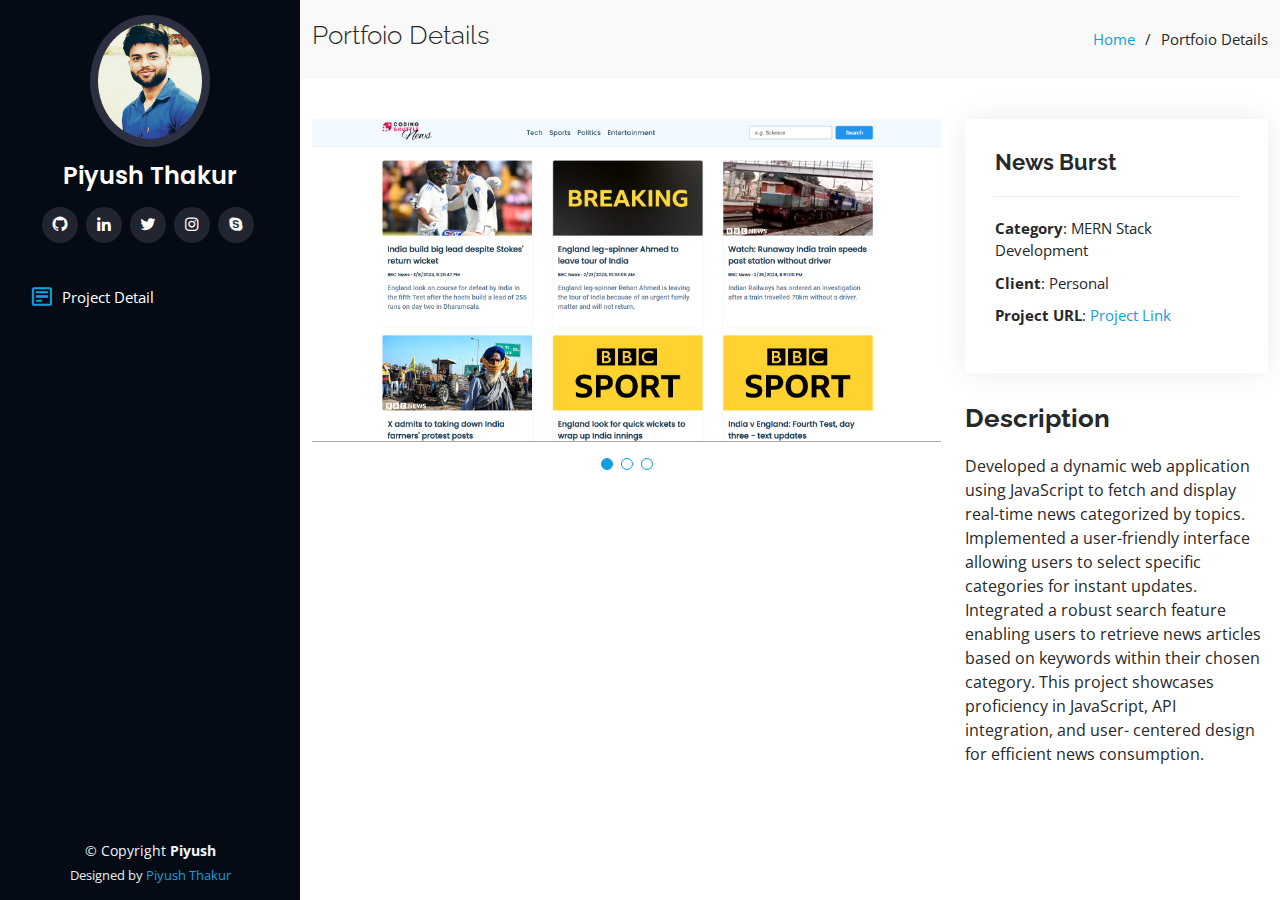
<file: portfoli-details/portfolio-details-9.html>
<!DOCTYPE html>
<html lang="en">

<head>
  <meta charset="utf-8">
  <meta content="width=device-width, initial-scale=1.0" name="viewport">

  <title>Piyush Thakur - Portfolio</title>
  <meta content="" name="description">
  <meta content="" name="keywords">

  <!-- Favicons -->
  <link href="../assets/img/favicon.png" rel="icon">
  <link href="../assets/img/apple-touch-icon.png" rel="apple-touch-icon">

  <!-- Google Fonts -->
  <link href="https://fonts.googleapis.com/css?family=Open+Sans:300,300i,400,400i,600,600i,700,700i|Raleway:300,300i,400,400i,500,500i,600,600i,700,700i|Poppins:300,300i,400,400i,500,500i,600,600i,700,700i" rel="stylesheet">

  <!-- Vendor CSS Files -->
  <link href="../assets/vendor/aos/aos.css" rel="stylesheet">
  <link href="../assets/vendor/bootstrap/css/bootstrap.min.css" rel="stylesheet">
  <link href="../assets/vendor/bootstrap-icons/bootstrap-icons.css" rel="stylesheet">
  <link href="../assets/vendor/boxicons/css/boxicons.min.css" rel="stylesheet">
  <link href="../assets/vendor/glightbox/css/glightbox.min.css" rel="stylesheet">
  <link href="../assets/vendor/swiper/swiper-bundle.min.css" rel="stylesheet">

  <!-- Template Main CSS File -->
  <link href="../assets/css/style.css" rel="stylesheet">

</head>

<body>

  <!-- ======= Mobile nav toggle button ======= -->
  <i class="bi bi-list mobile-nav-toggle d-xl-none"></i>

  <!-- ======= Header ======= -->
  <header id="header">
    <div class="d-flex flex-column">

      <div class="profile">
        <img src="../assets/img/profile-img.jpg" alt="" class="img-fluid rounded-circle">
        <h1 class="text-light"><a href="index.html">Piyush Thakur</a></h1>
        <div class="social-links mt-3 text-center">
          <a href="https://github.com/piyusht2411" target=”_blank” class="facebook"><i class="bx bxl-github"></i></a>
          <a href="https://www.linkedin.com/in/piyush-thakur-786315207/" target=”_blank” class="linkedin"><i
              class="bx bxl-linkedin"></i></a>
          <a href="https://twitter.com/th_piyush_singh" target=”_blank” class="twitter"><i
              class="bx bxl-twitter"></i></a>
          <a href="https://www.instagram.com/th.piyush_singh/" target=”_blank” class="instagram"><i
              class="bx bxl-instagram"></i></a>
          <a href="https://join.skype.com/invite/uOLGm8wqetqo" target=”_blank” class="google-plus"><i
              class="bx bxl-skype"></i></a>
        </div>
      </div>

      <nav id="navbar" class="nav-menu navbar">
        <ul>
          <li><a href="#" class="nav-link scrollto active"><i class="bx bx-detail"></i> <span>Project Detail</span></a></li>
          <!-- <li><a href="#about" class="nav-link scrollto"><i class="bx bx-user"></i> <span>About</span></a></li>
          <li><a href="#resume" class="nav-link scrollto"><i class="bx bx-file-blank"></i> <span>Resume</span></a></li>
          <li><a href="#portfolio" class="nav-link scrollto"><i class="bx bx-book-content"></i> <span>Portfolio</span></a></li>
          <li><a href="#services" class="nav-link scrollto"><i class="bx bx-server"></i> <span>Services</span></a></li>
          <li><a href="#contact" class="nav-link scrollto"><i class="bx bx-envelope"></i> <span>Contact</span></a></li> -->
        </ul>
      </nav><!-- .nav-menu -->
    </div>
  </header><!-- End Header -->

  <main id="main">

    <!-- ======= Breadcrumbs ======= -->
    <section id="breadcrumbs" class="breadcrumbs">
      <div class="container">

        <div class="d-flex justify-content-between align-items-center">
          <h2>Portfoio Details</h2>
          <ol>
            <li><a href="../index.html">Home</a></li>
            <li>Portfoio Details</li>
          </ol>
        </div>

      </div>
    </section><!-- End Breadcrumbs -->

    <!-- ======= Portfolio Details Section ======= -->
    <section id="portfolio-details" class="portfolio-details">
      <div class="container">

        <div class="row gy-4">

          <div class="col-lg-8">
            <div class="portfolio-details-slider swiper">
              <div class="swiper-wrapper align-items-center">

                <div class="swiper-slide">
                  <img src="../assets/img/portfolio/portfolio-9.jpg" alt="">
                </div>

                <div class="swiper-slide">
                  <img src="../assets/img/portfolio/portfolio-9-1.jpg" alt="">
                </div>

                <div class="swiper-slide">
                  <img src="../assets/img/portfolio/portfolio-9-2.jpg" alt="">
                </div>

              </div>
              <div class="swiper-pagination"></div>
            </div>
          </div>

          <div class="col-lg-4">
            <div class="portfolio-info">
              <h3>News Burst</h3>
              <ul>
                <li><strong>Category</strong>: MERN Stack Development</li>
                <li><strong>Client</strong>: Personal</li>
                <li><strong>Project URL</strong>: <a href="https://piyusht2411.github.io/News-Burst" target="_blank">Project Link</a></li>
              </ul>
            </div>
            <div class="portfolio-description">
              <h2>Description</h2>
              <p>
                Developed a dynamic web application using JavaScript to fetch and display real-time
news categorized by topics. Implemented a user-friendly interface allowing users to
select specific categories for instant updates. Integrated a robust search feature
enabling users to retrieve news articles based on keywords within their chosen
category. This project showcases proficiency in JavaScript, API integration, and user-
centered design for efficient news consumption.



              </p>
            </div>
          </div>

        </div>

      </div>
    </section><!-- End Portfolio Details Section -->

  </main><!-- End #main -->

  <!-- ======= Footer ======= -->
  <footer id="footer">
    <div class="container">
      <div class="copyright">
        &copy; Copyright <strong><span>Piyush</span></strong>
      </div>
      <div class="credits">
        Designed by <a href="https://bootstrapmade.com/">Piyush Thakur</a>
      </div>
    </div>
  </footer><!-- End  Footer -->

  <a href="#" class="back-to-top d-flex align-items-center justify-content-center"><i class="bi bi-arrow-up-short"></i></a>

  <!-- Vendor JS Files -->
  <script src="../assets/vendor/purecounter/purecounter.js"></script>
  <script src="../assets/vendor/aos/aos.js"></script>
  <script src="../assets/vendor/bootstrap/js/bootstrap.bundle.min.js"></script>
  <script src="../assets/vendor/glightbox/js/glightbox.min.js"></script>
  <script src="../assets/vendor/isotope-layout/isotope.pkgd.min.js"></script>
  <script src="../assets/vendor/swiper/swiper-bundle.min.js"></script>
  <script src="../assets/vendor/typed.js/typed.min.js"></script>
  <script src="../assets/vendor/waypoints/noframework.waypoints.js"></script>
  <script src="../assets/vendor/php-email-form/validate.js"></script>

  <!-- Template Main JS File -->
  <script src="../assets/js/main.js"></script>

</body>

</html>
</file>
<file: assets/css/style.css>
/**
* Template Name: iPortfolio - v3.7.0
* Template URL: https://bootstrapmade.com/iportfolio-bootstrap-portfolio-websites-template/
* Author: BootstrapMade.com
* License: https://bootstrapmade.com/license/
*/

/*--------------------------------------------------------------
# General
--------------------------------------------------------------*/
body {
  font-family: "Open Sans", sans-serif;
  color: #272829;
}

a {
  color: #149ddd;
  text-decoration: none;
}

a:hover {
  color: #37b3ed;
  text-decoration: none;
}

h1, h2, h3, h4, h5, h6 {
  font-family: "Raleway", sans-serif;
}

/*--------------------------------------------------------------
# Back to top button
--------------------------------------------------------------*/
.back-to-top {
  position: fixed;
  visibility: hidden;
  opacity: 0;
  right: 15px;
  bottom: 15px;
  z-index: 996;
  background: #149ddd;
  width: 40px;
  height: 40px;
  border-radius: 50px;
  transition: all 0.4s;
}
.back-to-top i {
  font-size: 28px;
  color: #fff;
  line-height: 0;
}
.back-to-top:hover {
  background: #2eafec;
  color: #fff;
}
.back-to-top.active {
  visibility: visible;
  opacity: 1;
}

/*--------------------------------------------------------------
# Header
--------------------------------------------------------------*/
#header {
  position: fixed;
  top: 0;
  left: 0;
  bottom: 0;
  width: 300px;
  transition: all ease-in-out 0.5s;
  z-index: 9997;
  transition: all 0.5s;
  padding: 0 15px;
  background: #040b14;
  overflow-y: auto;
}
#header .profile img {
  margin: 15px auto;
  display: block;
  width: 120px;
  border: 8px solid #2c2f3f;
}
#header .profile h1 {
  font-size: 24px;
  margin: 0;
  padding: 0;
  font-weight: 600;
  -moz-text-align-last: center;
  text-align-last: center;
  font-family: "Poppins", sans-serif;
}
#header .profile h1 a, #header .profile h1 a:hover {
  color: #fff;
  text-decoration: none;
}
#header .profile .social-links a {
  font-size: 18px;
  display: inline-block;
  background: #212431;
  color: #fff;
  line-height: 1;
  padding: 8px 0;
  margin-right: 4px;
  border-radius: 50%;
  text-align: center;
  width: 36px;
  height: 36px;
  transition: 0.3s;
}
#header .profile .social-links a:hover {
  background: #149ddd;
  color: #fff;
  text-decoration: none;
}

#main {
  margin-left: 300px;
}

@media (max-width: 1199px) {
  #header {
    left: -300px;
  }

  #main {
    margin-left: 0;
  }
}
/*--------------------------------------------------------------
# Navigation Menu
--------------------------------------------------------------*/
/* Desktop Navigation */
.nav-menu {
  padding: 30px 0 0 0;
}
.nav-menu * {
  margin: 0;
  padding: 0;
  list-style: none;
}
.nav-menu > ul > li {
  position: relative;
  white-space: nowrap;
}
.nav-menu a, .nav-menu a:focus {
  display: flex;
  align-items: center;
  color: #a8a9b4;
  padding: 12px 15px;
  margin-bottom: 8px;
  transition: 0.3s;
  font-size: 15px;
}
.nav-menu a i, .nav-menu a:focus i {
  font-size: 24px;
  padding-right: 8px;
  color: #6f7180;
}
.nav-menu a:hover, .nav-menu .active, .nav-menu .active:focus, .nav-menu li:hover > a {
  text-decoration: none;
  color: #fff;
}
.nav-menu a:hover i, .nav-menu .active i, .nav-menu .active:focus i, .nav-menu li:hover > a i {
  color: #149ddd;
}

/* Mobile Navigation */
.mobile-nav-toggle {
  position: fixed;
  right: 15px;
  top: 15px;
  z-index: 9998;
  border: 0;
  font-size: 24px;
  transition: all 0.4s;
  outline: none !important;
  background-color: #149ddd;
  color: #fff;
  width: 40px;
  height: 40px;
  display: inline-flex;
  align-items: center;
  justify-content: center;
  line-height: 0;
  border-radius: 50px;
  cursor: pointer;
}

.mobile-nav-active {
  overflow: hidden;
}
.mobile-nav-active #header {
  left: 0;
}

/*--------------------------------------------------------------
# Hero Section
--------------------------------------------------------------*/
#hero {
  width: 100%;
  height: 100vh;
  background: url("../img/hero-bg2.jpg") top center;
  background-size: cover;
}
#hero:before {
  content: "";
  background: rgba(5, 13, 24, 0.3);
  position: absolute;
  bottom: 0;
  top: 0;
  left: 0;
  right: 0;
  z-index: 1;
}
#hero .hero-container {
  position: relative;
  z-index: 2;
  min-width: 300px;
}
#hero h1 {
  margin: 0 150px 10px 0;
  font-size: 64px;
  font-weight: 700;
  line-height: 56px;
  color: #fff;
}
#hero p {
  color: #fff;
  margin-bottom: 50px;
  font-size: 26px;
  font-family: "Poppins", sans-serif;
}
#hero p span {
  color: #fff;
  padding-bottom: 4px;
  letter-spacing: 1px;
  border-bottom: 3px solid #149ddd;
}
@media (min-width: 1024px) {
  #hero {
    background-attachment: fixed;
  }
}
@media (max-width: 768px) {
  #hero h1 {
    font-size: 28px;
    line-height: 36px;
  }
  #hero h2 {
    font-size: 18px;
    line-height: 24px;
    margin-bottom: 30px;
  }
}

/*--------------------------------------------------------------
# Sections General
--------------------------------------------------------------*/
section {
  padding: 60px 0;
  overflow: hidden;
}

.section-bg {
  background: #f5f8fd;
}

.section-title {
  padding-bottom: 30px;
}
.section-title h2 {
  font-size: 32px;
  font-weight: bold;
  margin-bottom: 20px;
  padding-bottom: 20px;
  position: relative;
  color: #173b6c;
}
.section-title h2::after {
  content: "";
  position: absolute;
  display: block;
  width: 50px;
  height: 3px;
  background: #149ddd;
  bottom: 0;
  left: 0;
}
.section-title p {
  margin-bottom: 0;
}

/*--------------------------------------------------------------
# About
--------------------------------------------------------------*/
.about .content h3 {
  font-weight: 700;
  font-size: 26px;
  color: #173b6c;
}
.about .content ul {
  list-style: none;
  padding: 0;
}
.about .content ul li {
  margin-bottom: 20px;
  display: flex;
  align-items: center;
}
.about .content ul strong {
  margin-right: 10px;
}
.about .content ul i {
  font-size: 16px;
  margin-right: 5px;
  color: #149ddd;
  line-height: 0;
}
.about .content p:last-child {
  margin-bottom: 0;
}

/*--------------------------------------------------------------
# Facts
--------------------------------------------------------------*/
.facts {
  padding-bottom: 30px;
}
.facts .count-box {
  padding: 30px;
  width: 100%;
}
.facts .count-box i {
  display: block;
  font-size: 44px;
  color: #149ddd;
  float: left;
  line-height: 0;
}
.facts .count-box span {
  font-size: 48px;
  line-height: 40px;
  display: block;
  font-weight: 700;
  color: #050d18;
  margin-left: 60px;
}
.facts .count-box p {
  padding: 15px 0 0 0;
  margin: 0 0 0 60px;
  font-family: "Raleway", sans-serif;
  font-size: 14px;
  color: #122f57;
}
.facts .count-box a {
  font-weight: 600;
  display: block;
  margin-top: 20px;
  color: #122f57;
  font-size: 15px;
  font-family: "Poppins", sans-serif;
  transition: ease-in-out 0.3s;
}
.facts .count-box a:hover {
  color: #1f5297;
}

/*--------------------------------------------------------------
# Akills
--------------------------------------------------------------*/
.skills .progress {
  height: 60px;
  display: block;
  background: none;
  border-radius: 0;
}
.skills .progress .skill {
  padding: 0;
  margin: 0 0 6px 0;
  text-transform: uppercase;
  display: block;
  font-weight: 600;
  font-family: "Poppins", sans-serif;
  color: #050d18;
}
.skills .progress .skill .val {
  float: right;
  font-style: normal;
}
.skills .progress-bar-wrap {
  background: #dce8f8;
  height: 10px;
}
.skills .progress-bar {
  width: 1px;
  height: 10px;
  transition: 0.9s;
  background-color: #149ddd;
}

/*--------------------------------------------------------------
# Resume
--------------------------------------------------------------*/
.resume .resume-title {
  font-size: 26px;
  font-weight: 700;
  margin-top: 20px;
  margin-bottom: 20px;
  color: #050d18;
}
.resume .resume-item {
  padding: 0 0 20px 20px;
  margin-top: -2px;
  border-left: 2px solid #1f5297;
  position: relative;
}
.resume .resume-item h4 {
  line-height: 18px;
  font-size: 18px;
  font-weight: 600;
  text-transform: uppercase;
  font-family: "Poppins", sans-serif;
  color: #050d18;
  margin-bottom: 10px;
}
.resume .resume-item h5 {
  font-size: 16px;
  background: #e4edf9;
  padding: 5px 15px;
  display: inline-block;
  font-weight: 600;
  margin-bottom: 10px;
}
.resume .resume-item ul {
  padding-left: 20px;
}
.resume .resume-item ul li {
  padding-bottom: 10px;
}
.resume .resume-item:last-child {
  padding-bottom: 0;
}
.resume .resume-item::before {
  content: "";
  position: absolute;
  width: 16px;
  height: 16px;
  border-radius: 50px;
  left: -9px;
  top: 0;
  background: #fff;
  border: 2px solid #1f5297;
}

/*--------------------------------------------------------------
# Portfolio
--------------------------------------------------------------*/
.portfolio .portfolio-item {
  margin-bottom: 30px;
}
.portfolio #portfolio-flters {
  padding: 0;
  margin: 0 auto 35px auto;
  list-style: none;
  text-align: center;
  background: #fff;
  border-radius: 50px;
  padding: 2px 15px;
}
.portfolio #portfolio-flters li {
  cursor: pointer;
  display: inline-block;
  padding: 10px 15px 8px 15px;
  font-size: 14px;
  font-weight: 600;
  line-height: 1;
  text-transform: uppercase;
  color: #272829;
  margin-bottom: 5px;
  transition: all 0.3s ease-in-out;
}
.portfolio #portfolio-flters li:hover, .portfolio #portfolio-flters li.filter-active {
  color: #149ddd;
}
.portfolio #portfolio-flters li:last-child {
  margin-right: 0;
}
.portfolio .portfolio-wrap {
  transition: 0.3s;
  position: relative;
  overflow: hidden;
  z-index: 1;
}
.portfolio .portfolio-wrap::before {
  content: "";
  background: rgba(255, 255, 255, 0.5);
  position: absolute;
  left: 0;
  right: 0;
  top: 0;
  bottom: 0;
  transition: all ease-in-out 0.3s;
  z-index: 2;
  opacity: 0;
}
.portfolio .portfolio-wrap .portfolio-links {
  opacity: 1;
  left: 0;
  right: 0;
  bottom: -60px;
  z-index: 3;
  position: absolute;
  transition: all ease-in-out 0.3s;
  display: flex;
  justify-content: center;
}
.portfolio .portfolio-wrap .portfolio-links a {
  color: #fff;
  font-size: 28px;
  text-align: center;
  background: rgba(20, 157, 221, 0.75);
  transition: 0.3s;
  width: 50%;
}
.portfolio .portfolio-wrap .portfolio-links a:hover {
  background: rgba(20, 157, 221, 0.95);
}
.portfolio .portfolio-wrap .portfolio-links a + a {
  border-left: 1px solid #37b3ed;
}
.portfolio .portfolio-wrap:hover::before {
  top: 0;
  left: 0;
  right: 0;
  bottom: 0;
  opacity: 1;
}
.portfolio .portfolio-wrap:hover .portfolio-links {
  opacity: 1;
  bottom: 0;
}

/*--------------------------------------------------------------
# Portfolio Details
--------------------------------------------------------------*/
.portfolio-details {
  padding-top: 40px;
}
.portfolio-details .portfolio-details-slider img {
  width: 100%;
}
.portfolio-details .portfolio-details-slider .swiper-pagination {
  margin-top: 20px;
  position: relative;
}
.portfolio-details .portfolio-details-slider .swiper-pagination .swiper-pagination-bullet {
  width: 12px;
  height: 12px;
  background-color: #fff;
  opacity: 1;
  border: 1px solid #149ddd;
}
.portfolio-details .portfolio-details-slider .swiper-pagination .swiper-pagination-bullet-active {
  background-color: #149ddd;
}
.portfolio-details .portfolio-info {
  padding: 30px;
  box-shadow: 0px 0 30px rgba(5, 13, 24, 0.08);
}
.portfolio-details .portfolio-info h3 {
  font-size: 22px;
  font-weight: 700;
  margin-bottom: 20px;
  padding-bottom: 20px;
  border-bottom: 1px solid #eee;
}
.portfolio-details .portfolio-info ul {
  list-style: none;
  padding: 0;
  font-size: 15px;
}
.portfolio-details .portfolio-info ul li + li {
  margin-top: 10px;
}
.portfolio-details .portfolio-description {
  padding-top: 30px;
}
.portfolio-details .portfolio-description h2 {
  font-size: 26px;
  font-weight: 700;
  margin-bottom: 20px;
}
.portfolio-details .portfolio-description p {
  padding: 0;
}

/*--------------------------------------------------------------
# Services
--------------------------------------------------------------*/
.services .icon-box {
  margin-bottom: 20px;
}
.services .icon {
  float: left;
  display: flex;
  align-items: center;
  justify-content: center;
  width: 54px;
  height: 54px;
  background: #149ddd;
  border-radius: 50%;
  transition: 0.5s;
  border: 1px solid #149ddd;
}
.services .icon i {
  color: #fff;
  font-size: 24px;
  line-height: 0;
}
.services .icon-box:hover .icon {
  background: #fff;
}
.services .icon-box:hover .icon i {
  color: #149ddd;
}
.services .title {
  margin-left: 80px;
  font-weight: 700;
  margin-bottom: 15px;
  font-size: 18px;
}
.services .title a {
  color: #343a40;
}
.services .title a:hover {
  color: #149ddd;
}
.services .description {
  margin-left: 80px;
  line-height: 24px;
  font-size: 14px;
}

/*--------------------------------------------------------------
# Testimonials
--------------------------------------------------------------*/
.testimonials .testimonials-carousel, .testimonials .testimonials-slider {
  overflow: hidden;
}
.testimonials .testimonial-item {
  box-sizing: content-box;
  text-align: center;
  min-height: 320px;
}
.testimonials .testimonial-item .testimonial-img {
  width: 90px;
  border-radius: 50%;
  margin: 0 auto;
}
.testimonials .testimonial-item h3 {
  font-size: 18px;
  font-weight: bold;
  margin: 10px 0 5px 0;
  color: #111;
}
.testimonials .testimonial-item h4 {
  font-size: 14px;
  color: #999;
  margin: 0;
}
.testimonials .testimonial-item .quote-icon-left, .testimonials .testimonial-item .quote-icon-right {
  color: #c3e8fa;
  font-size: 26px;
}
.testimonials .testimonial-item .quote-icon-left {
  display: inline-block;
  left: -5px;
  position: relative;
}
.testimonials .testimonial-item .quote-icon-right {
  display: inline-block;
  right: -5px;
  position: relative;
  top: 10px;
}
.testimonials .testimonial-item p {
  font-style: italic;
  margin: 0 15px 15px 15px;
  padding: 20px;
  background: #fff;
  position: relative;
  margin-bottom: 35px;
  border-radius: 6px;
  box-shadow: 0px 2px 15px rgba(0, 0, 0, 0.1);
}
.testimonials .testimonial-item p::after {
  content: "";
  width: 0;
  height: 0;
  border-top: 20px solid #fff;
  border-right: 20px solid transparent;
  border-left: 20px solid transparent;
  position: absolute;
  bottom: -20px;
  left: calc(50% - 20px);
}
.testimonials .swiper-pagination {
  margin-top: 20px;
  position: relative;
}
.testimonials .swiper-pagination .swiper-pagination-bullet {
  width: 12px;
  height: 12px;
  background-color: #fff;
  opacity: 1;
  border: 1px solid #149ddd;
}
.testimonials .swiper-pagination .swiper-pagination-bullet-active {
  background-color: #149ddd;
}

/*--------------------------------------------------------------
# Contact
--------------------------------------------------------------*/
.contact {
  padding-bottom: 130px;
}
.contact .info {
  padding: 30px;
  background: #fff;
  width: 100%;
  box-shadow: 0 0 24px 0 rgba(0, 0, 0, 0.12);
}
.contact .info i {
  font-size: 20px;
  color: #149ddd;
  float: left;
  width: 44px;
  height: 44px;
  background: #dff3fc;
  display: flex;
  justify-content: center;
  align-items: center;
  border-radius: 50px;
  transition: all 0.3s ease-in-out;
}
.contact .info h4 {
  padding: 0 0 0 60px;
  font-size: 22px;
  font-weight: 600;
  margin-bottom: 5px;
  color: #050d18;
}
.contact .info p {
  padding: 0 0 10px 60px;
  margin-bottom: 20px;
  font-size: 14px;
  color: #173b6c;
}
.contact .info .email p {
  padding-top: 5px;
}
.contact .info .social-links {
  padding-left: 60px;
}
.contact .info .social-links a {
  font-size: 18px;
  display: inline-block;
  background: #333;
  color: #fff;
  line-height: 1;
  padding: 8px 0;
  border-radius: 50%;
  text-align: center;
  width: 36px;
  height: 36px;
  transition: 0.3s;
  margin-right: 10px;
}
.contact .info .social-links a:hover {
  background: #149ddd;
  color: #fff;
}
.contact .info .email:hover i, .contact .info .address:hover i, .contact .info .phone:hover i {
  background: #149ddd;
  color: #fff;
}
.contact .php-email-form {
  width: 100%;
  padding: 30px;
  background: #fff;
  box-shadow: 0 0 24px 0 rgba(0, 0, 0, 0.12);
}
.contact .php-email-form .form-group {
  padding-bottom: 8px;
}
.contact .php-email-form .validate {
  display: none;
  color: red;
  margin: 0 0 15px 0;
  font-weight: 400;
  font-size: 13px;
}
.contact .php-email-form .error-message {
  display: none;
  color: #fff;
  background: #ed3c0d;
  text-align: left;
  padding: 15px;
  font-weight: 600;
}
.contact .php-email-form .error-message br + br {
  margin-top: 25px;
}
.contact .php-email-form .sent-message {
  display: none;
  color: #fff;
  background: #18d26e;
  text-align: center;
  padding: 15px;
  font-weight: 600;
}
.contact .php-email-form .loading {
  display: none;
  background: #fff;
  text-align: center;
  padding: 15px;
}
.contact .php-email-form .loading:before {
  content: "";
  display: inline-block;
  border-radius: 50%;
  width: 24px;
  height: 24px;
  margin: 0 10px -6px 0;
  border: 3px solid #18d26e;
  border-top-color: #eee;
  -webkit-animation: animate-loading 1s linear infinite;
  animation: animate-loading 1s linear infinite;
}
.contact .php-email-form .form-group {
  margin-bottom: 15px;
}
.contact .php-email-form label {
  padding-bottom: 8px;
}
.contact .php-email-form input, .contact .php-email-form textarea {
  border-radius: 0;
  box-shadow: none;
  font-size: 14px;
}
.contact .php-email-form input {
  height: 44px;
}
.contact .php-email-form textarea {
  padding: 10px 15px;
}
.contact .php-email-form button[type=submit] {
  background: #149ddd;
  border: 0;
  padding: 10px 24px;
  color: #fff;
  transition: 0.4s;
  border-radius: 4px;
}
.contact .php-email-form button[type=submit]:hover {
  background: #37b3ed;
}
@-webkit-keyframes animate-loading {
  0% {
    transform: rotate(0deg);
  }
  100% {
    transform: rotate(360deg);
  }
}
@keyframes animate-loading {
  0% {
    transform: rotate(0deg);
  }
  100% {
    transform: rotate(360deg);
  }
}

/*--------------------------------------------------------------
# Breadcrumbs
--------------------------------------------------------------*/
.breadcrumbs {
  padding: 20px 0;
  background: #f9f9f9;
}
.breadcrumbs h2 {
  font-size: 26px;
  font-weight: 300;
}
.breadcrumbs ol {
  display: flex;
  flex-wrap: wrap;
  list-style: none;
  padding: 0;
  margin: 0;
  font-size: 15px;
}
.breadcrumbs ol li + li {
  padding-left: 10px;
}
.breadcrumbs ol li + li::before {
  display: inline-block;
  padding-right: 10px;
  color: #0e2442;
  content: "/";
}
@media (max-width: 768px) {
  .breadcrumbs .d-flex {
    display: block !important;
  }
  .breadcrumbs ol {
    display: block;
  }
  .breadcrumbs ol li {
    display: inline-block;
  }
}

/*--------------------------------------------------------------
# Footer
--------------------------------------------------------------*/
#footer {
  padding: 15px;
  color: #f4f6fd;
  font-size: 14px;
  position: fixed;
  left: 0;
  bottom: 0;
  width: 300px;
  z-index: 9999;
  background: #040b14;
}
#footer .copyright {
  text-align: center;
}
#footer .credits {
  padding-top: 5px;
  text-align: center;
  font-size: 13px;
  color: #eaebf0;
}
@media (max-width: 1199px) {
  #footer {
    position: static;
    width: auto;
    padding-right: 20px 15px;
  }
}
@media screen and (max-width: 480px) {
#hero{
  width: 101%;
  height: 102vh;
  background: url("../img/my.jpg") top center;
  background-size: cover;
}
#hero h1 {
  font-size: 25px;
  line-height: 39px;
  
  margin: 150px -10px 2px 119px;

}
#hero p {
    color: #fff;
    margin-bottom: 50px;
    font-size: 21px;
    font-family: "Poppins", sans-serif;
    margin-left: 100px;
}

}
</file>
